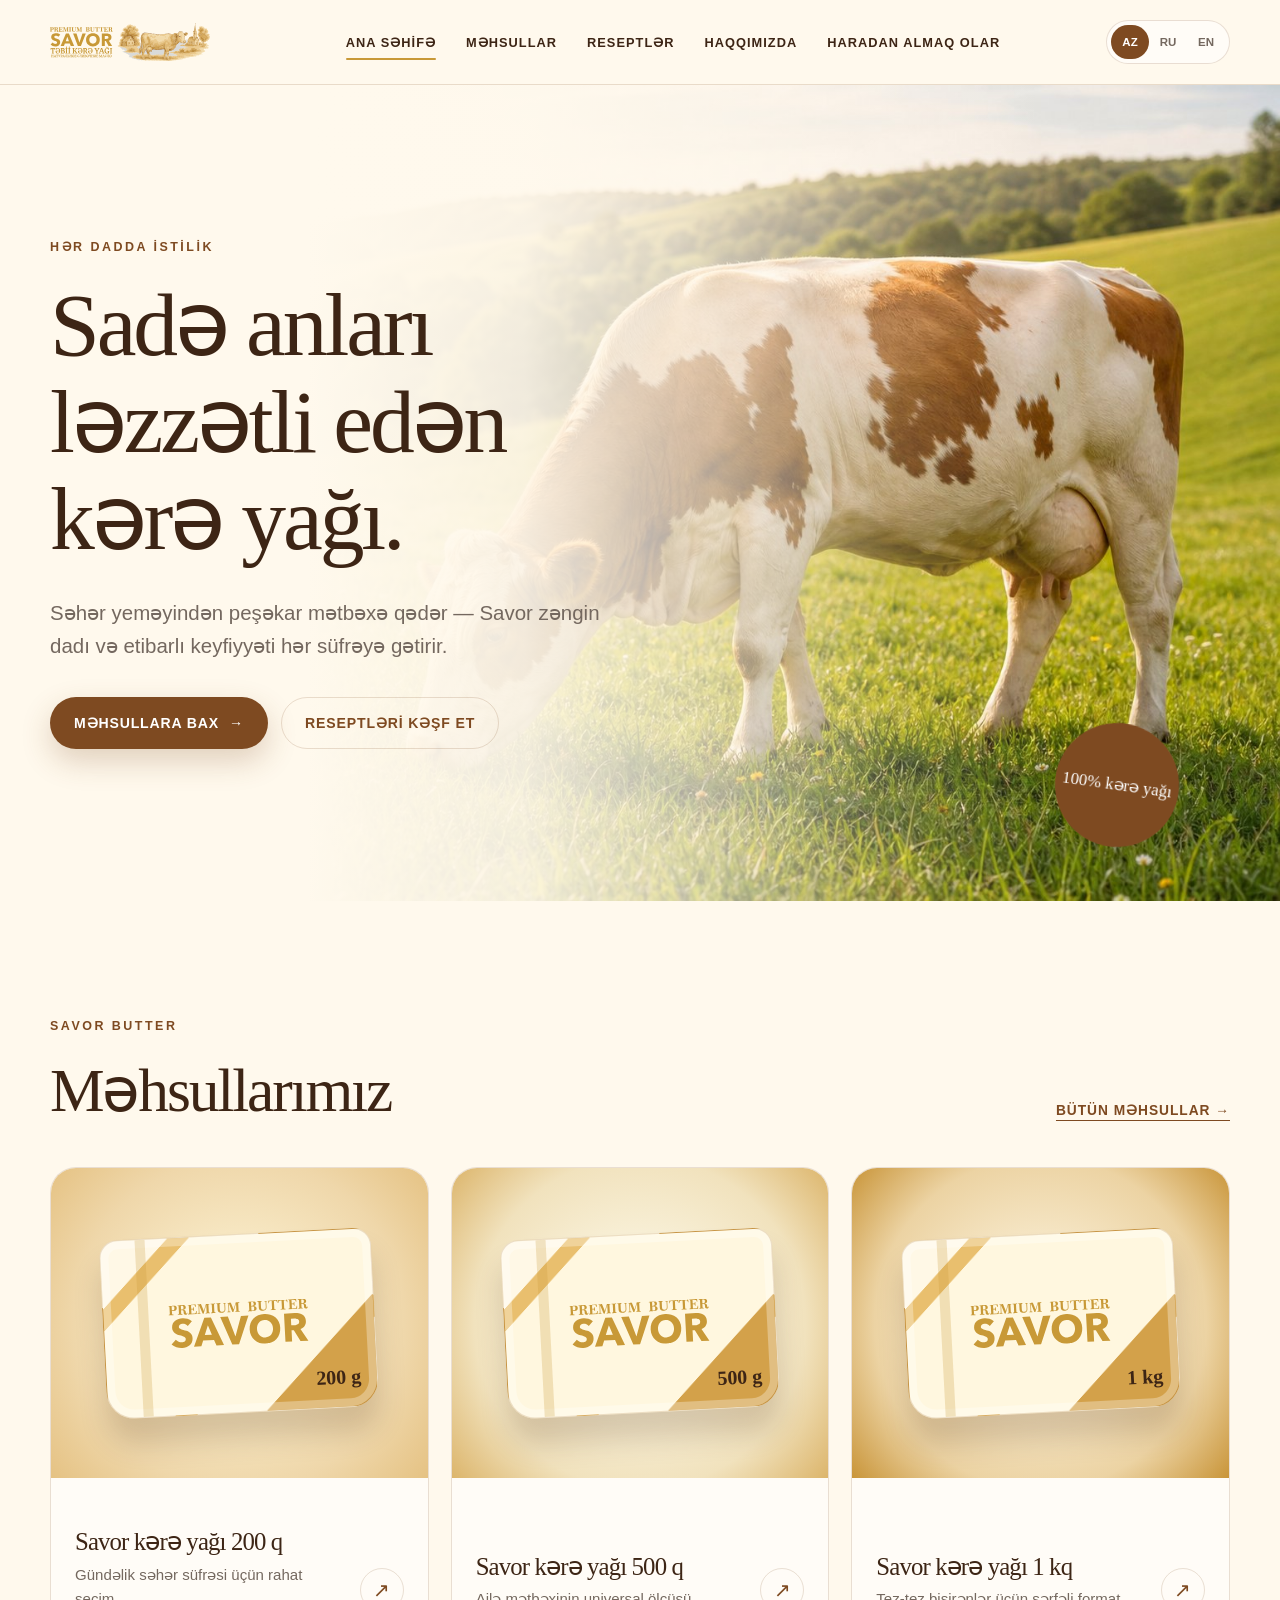
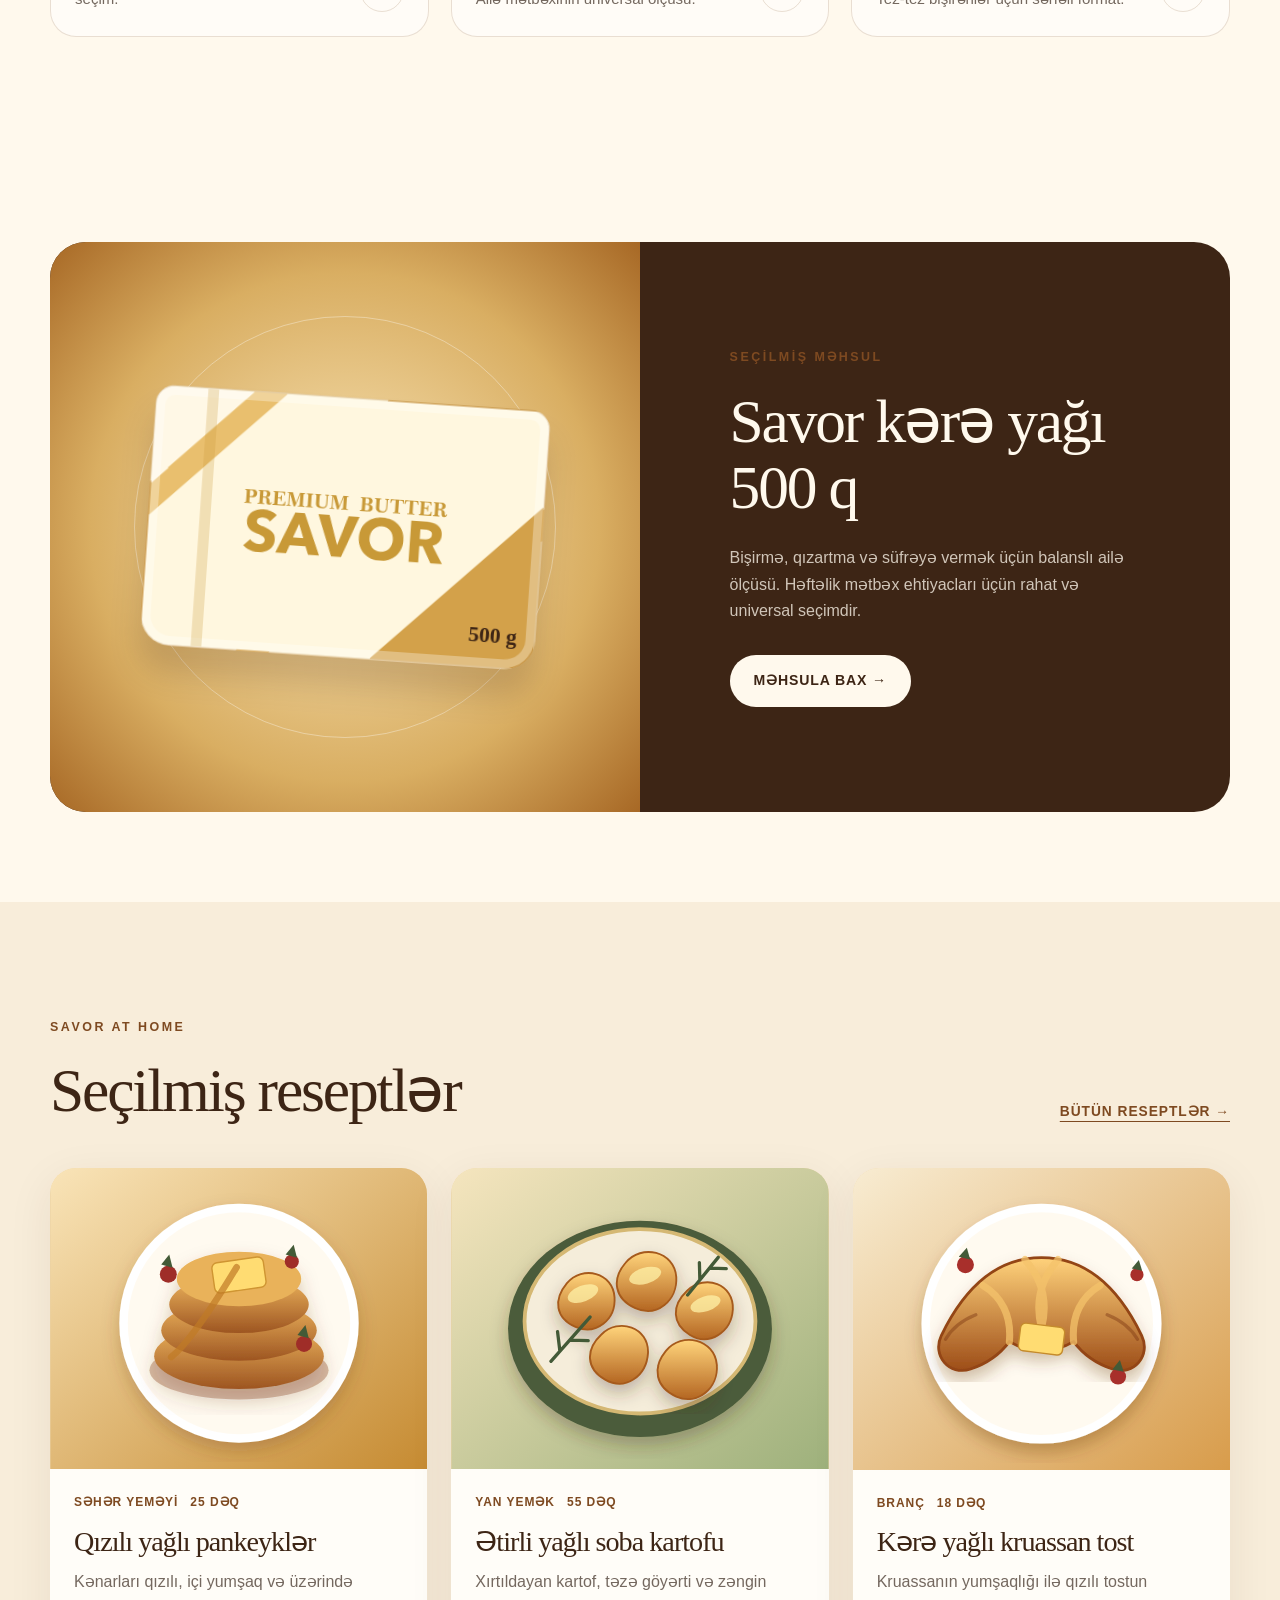
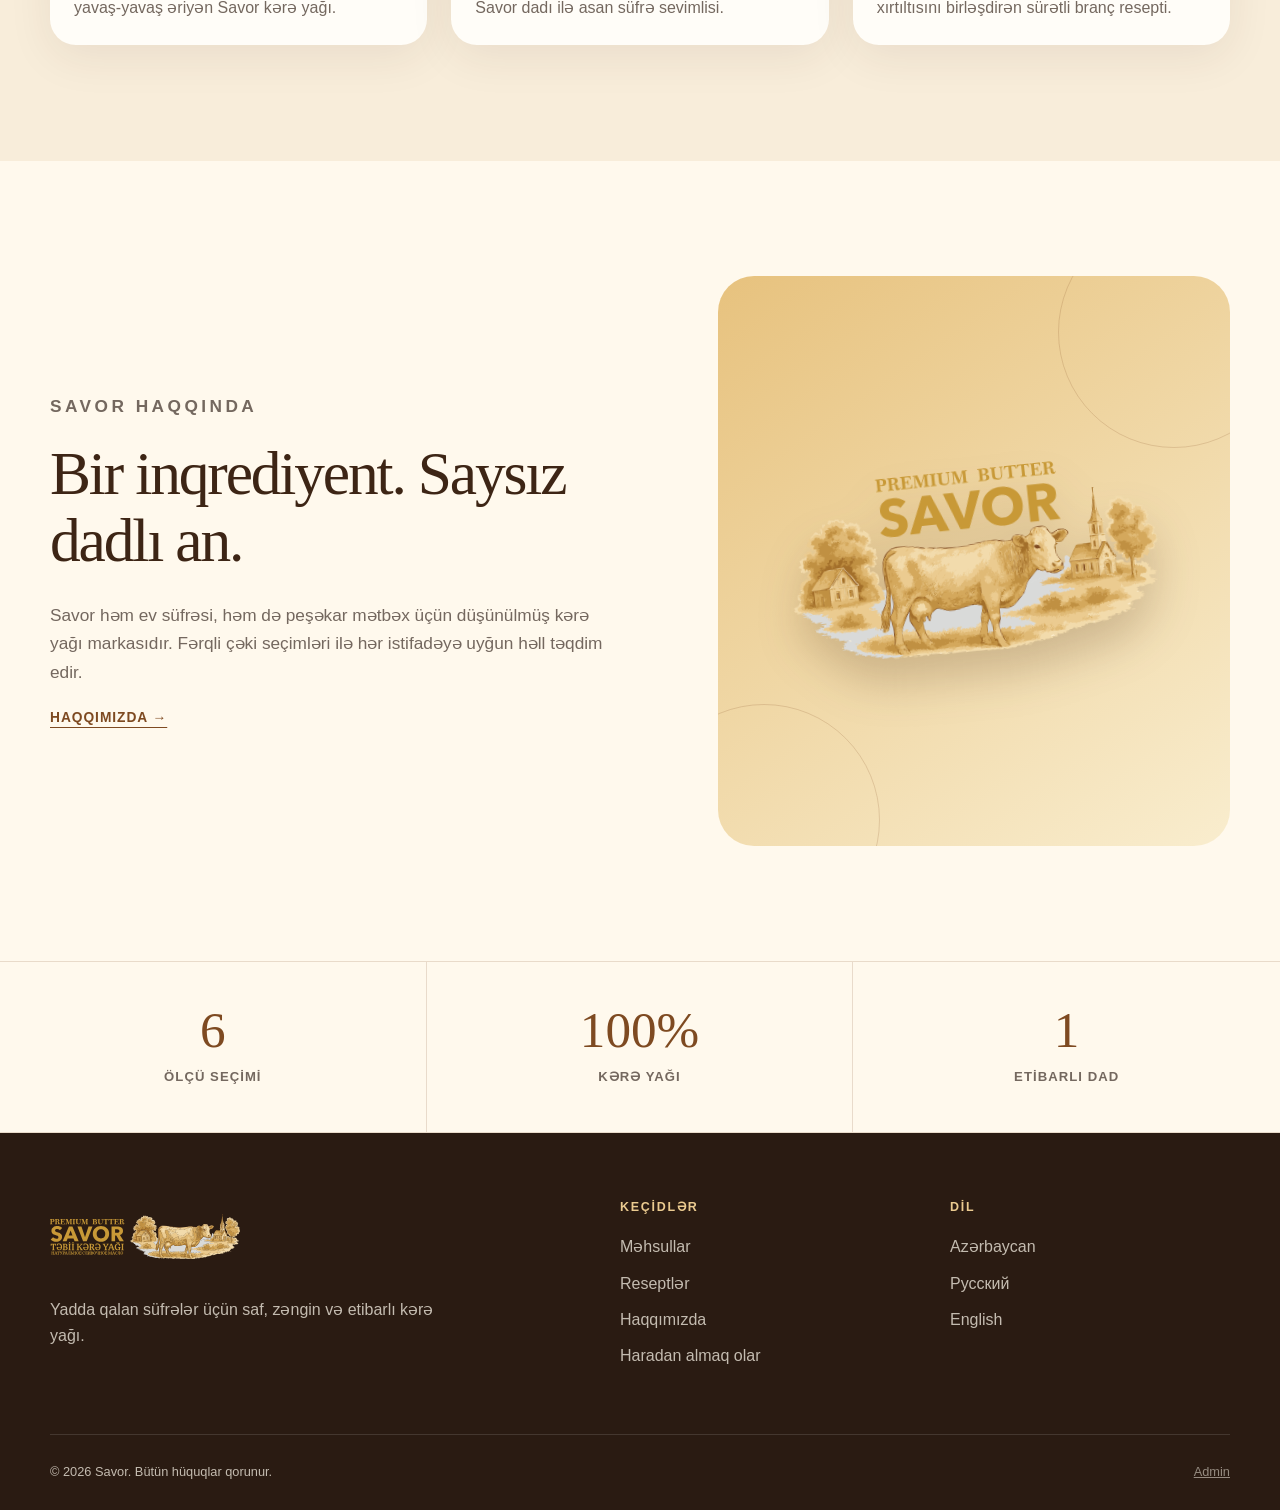
<file: index.html>
<!doctype html>
<html lang="az">
<head>
  <meta charset="utf-8">
  <meta name="viewport" content="width=device-width,initial-scale=1">
  <title>Savor</title>
  <meta http-equiv="refresh" content="0; url=./savor-site/index.html">
  <script>
    location.replace('./savor-site/index.html' + location.search + location.hash);
  </script>
</head>
<body>
  <p><a href="./savor-site/index.html">Savor saytını açın / Open Savor website</a></p>
</body>
</html>
</file>
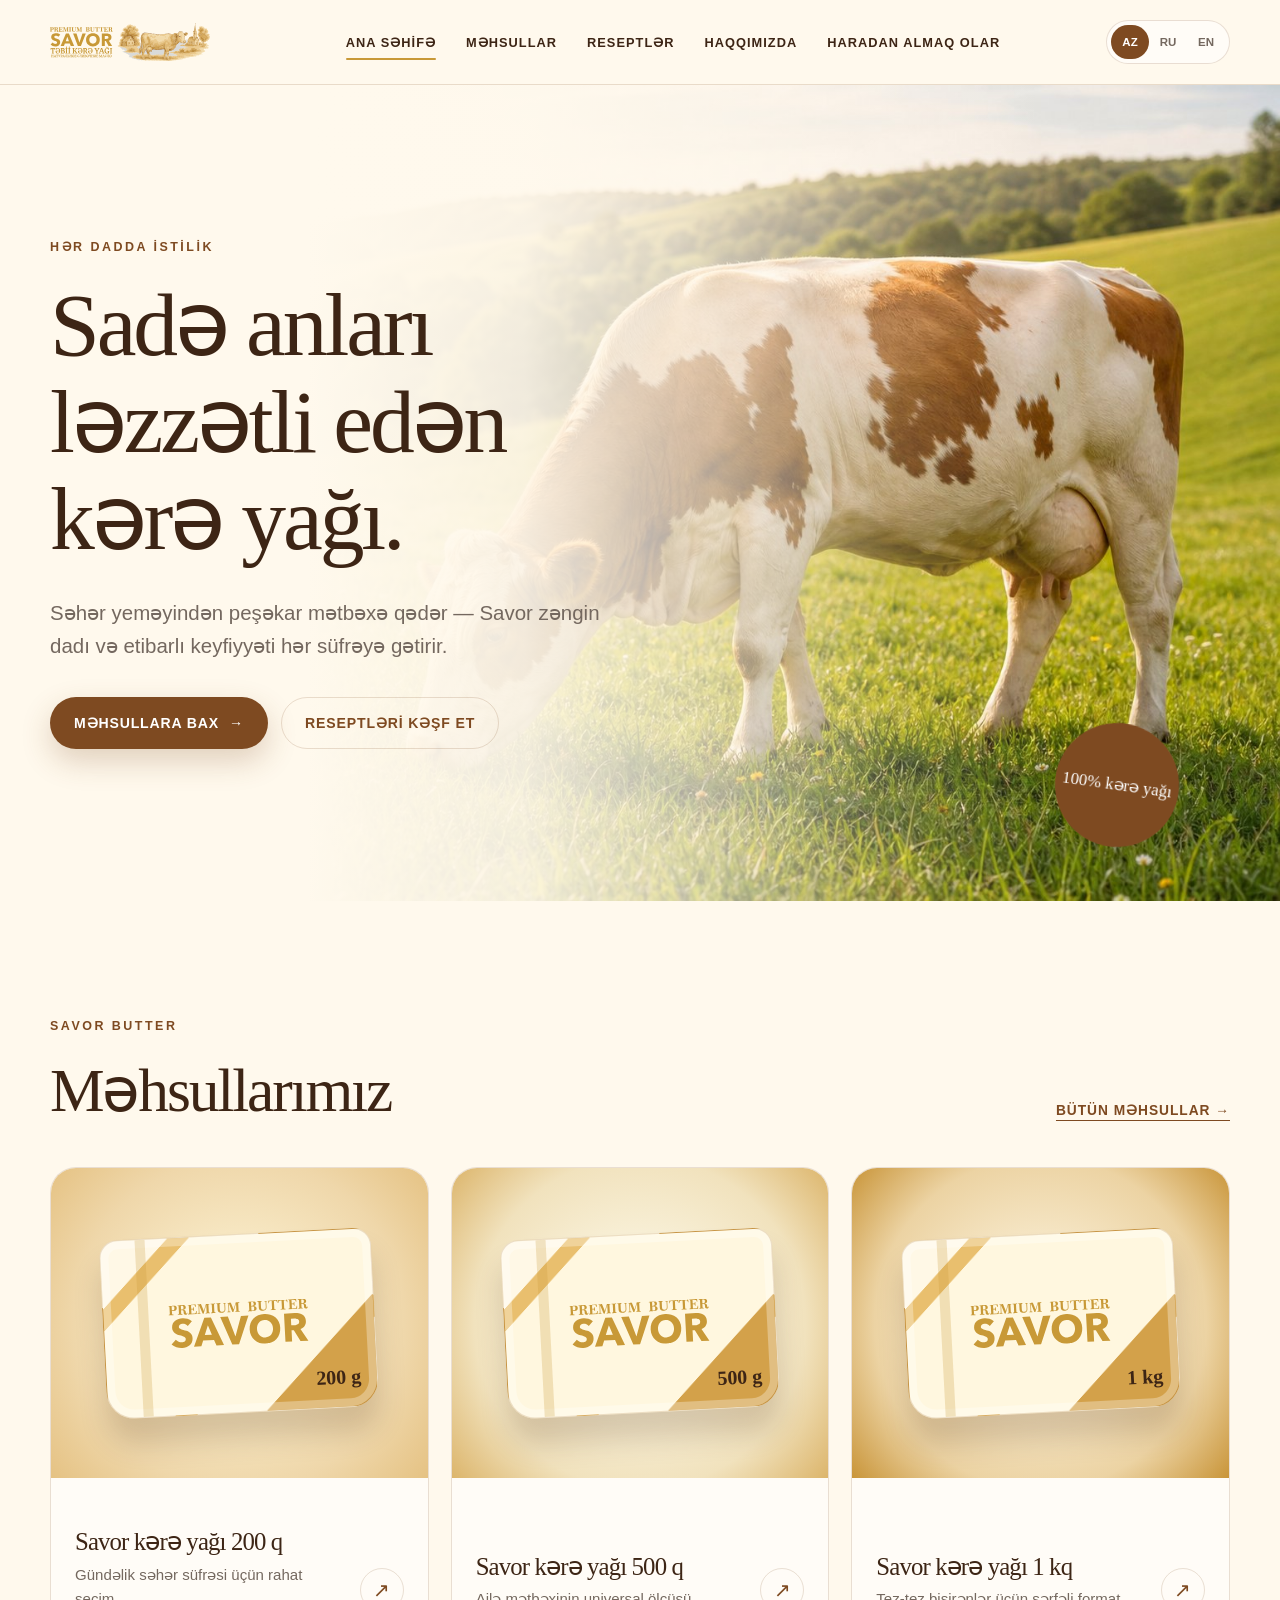
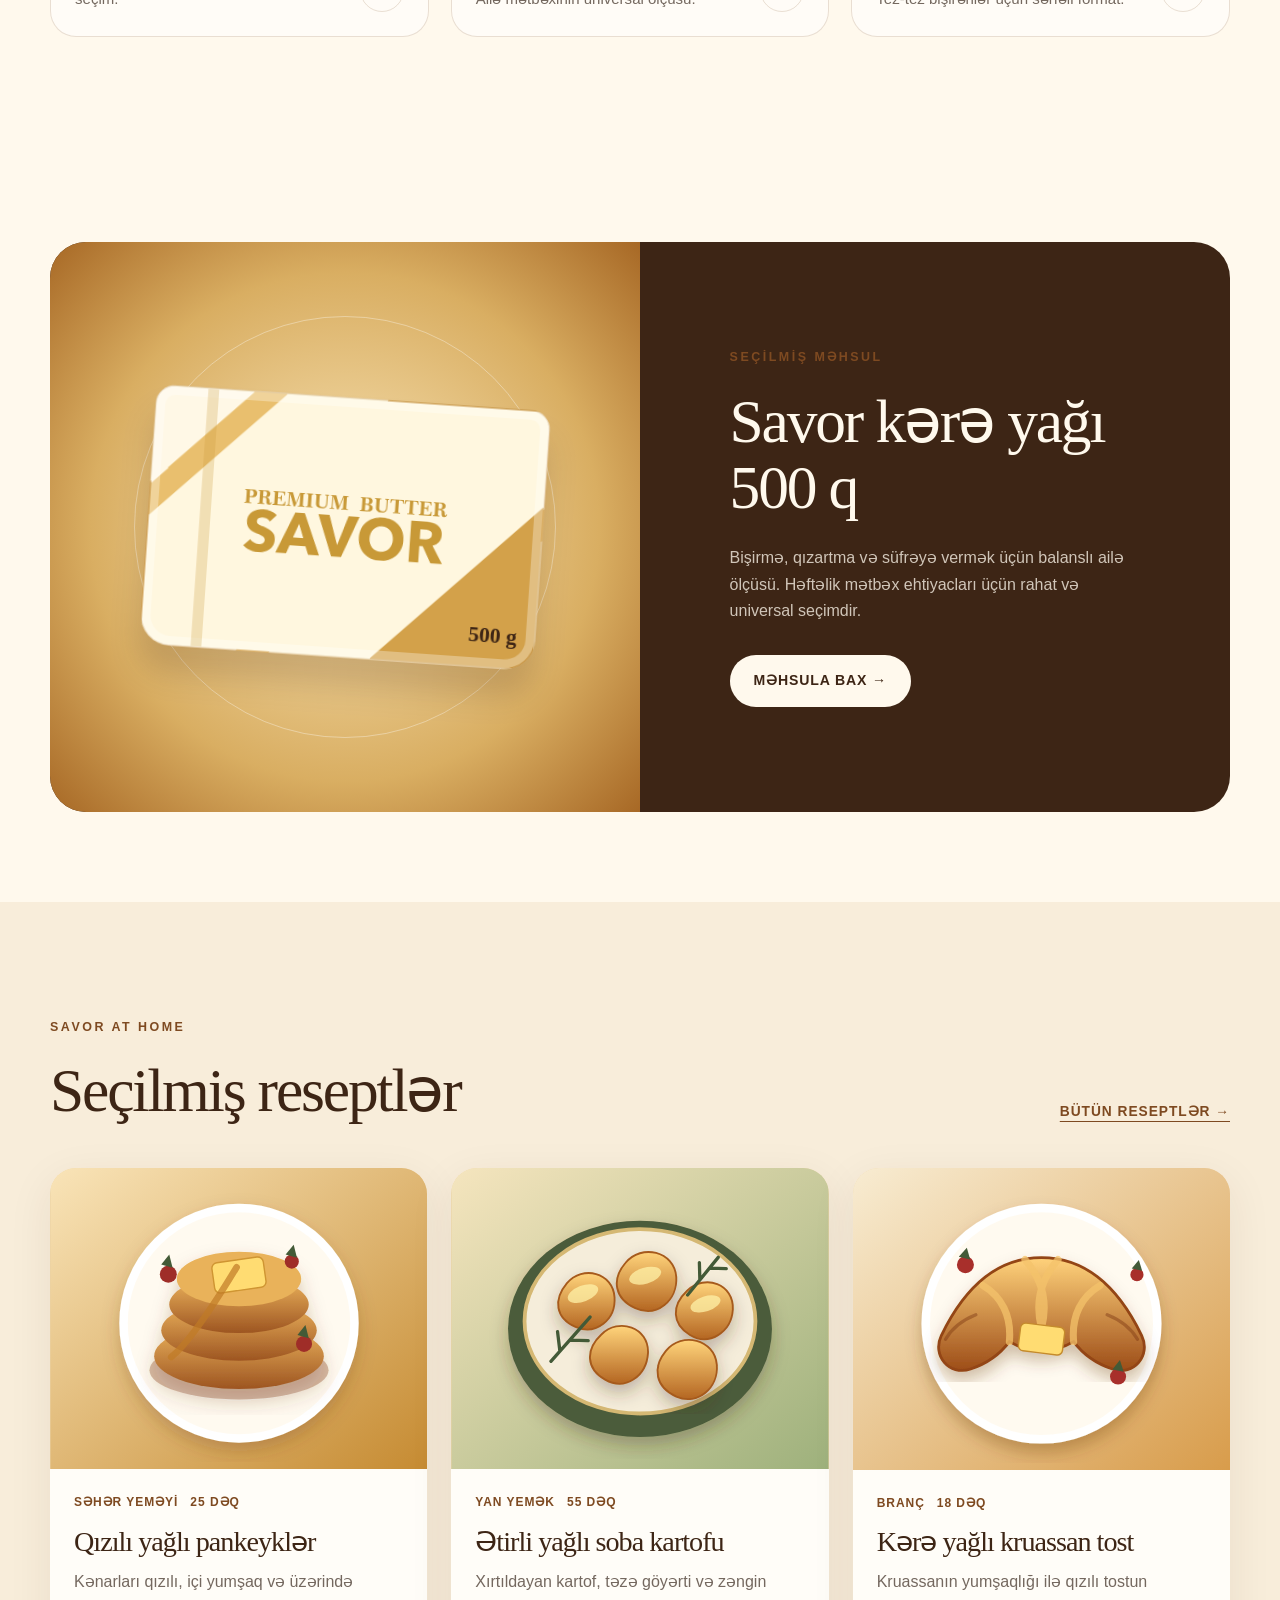
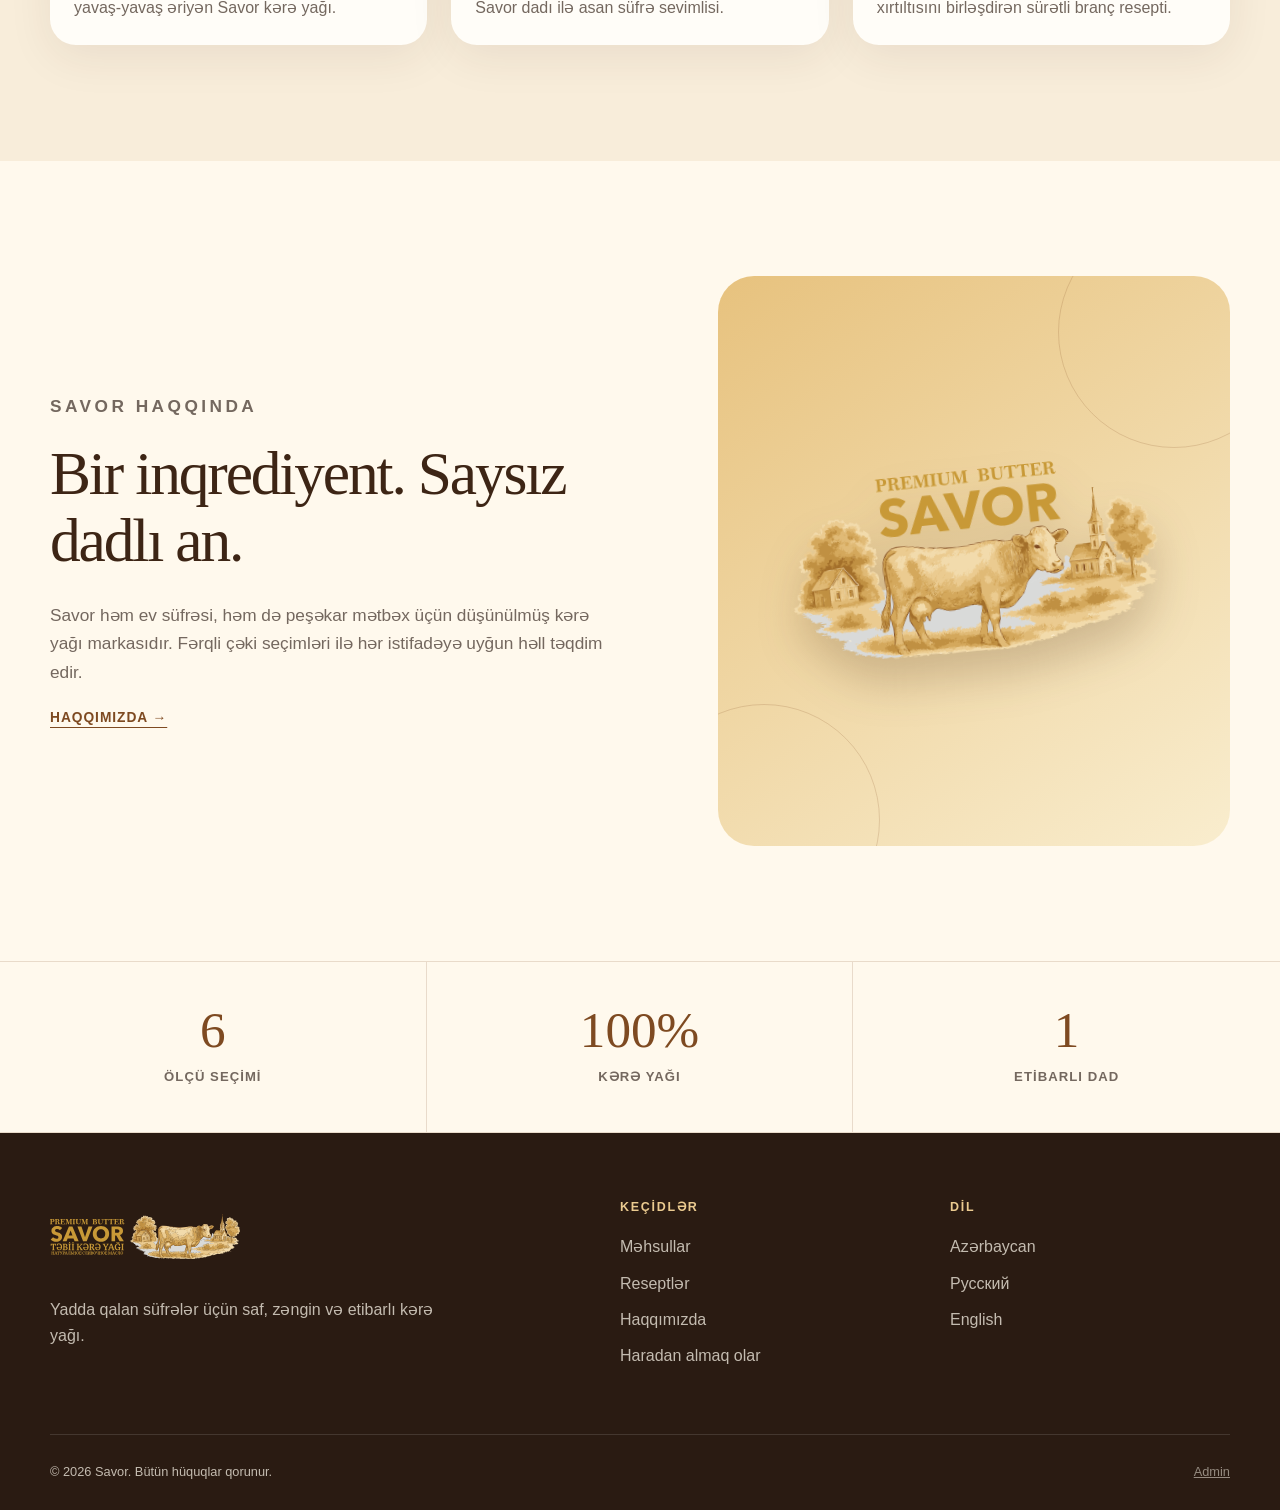
<file: savor-site/index.html>
<!doctype html>
<html lang="az">
  <head>
    <meta charset="utf-8" />
    <meta name="viewport" content="width=device-width, initial-scale=1" />
    <meta name="theme-color" content="#7e4a21" />
    <meta name="description" content="Savor butter — made for memorable tables." />
    <title>Savor Butter</title>
    <link rel="icon" href="assets/savor-logo-main.svg" type="image/svg+xml" />
    <link rel="stylesheet" href="styles.css?v=3" />
    <script src="cms-local.js?v=1"></script>
    <script src="app.js?v=4" defer></script>
  </head>
  <body data-page="home">
    <a class="skip-link" href="#main">Skip to content</a>
    <div id="site-header"></div>
    <main id="main" tabindex="-1"></main>
    <div id="site-footer"></div>
  </body>
</html>
</file>
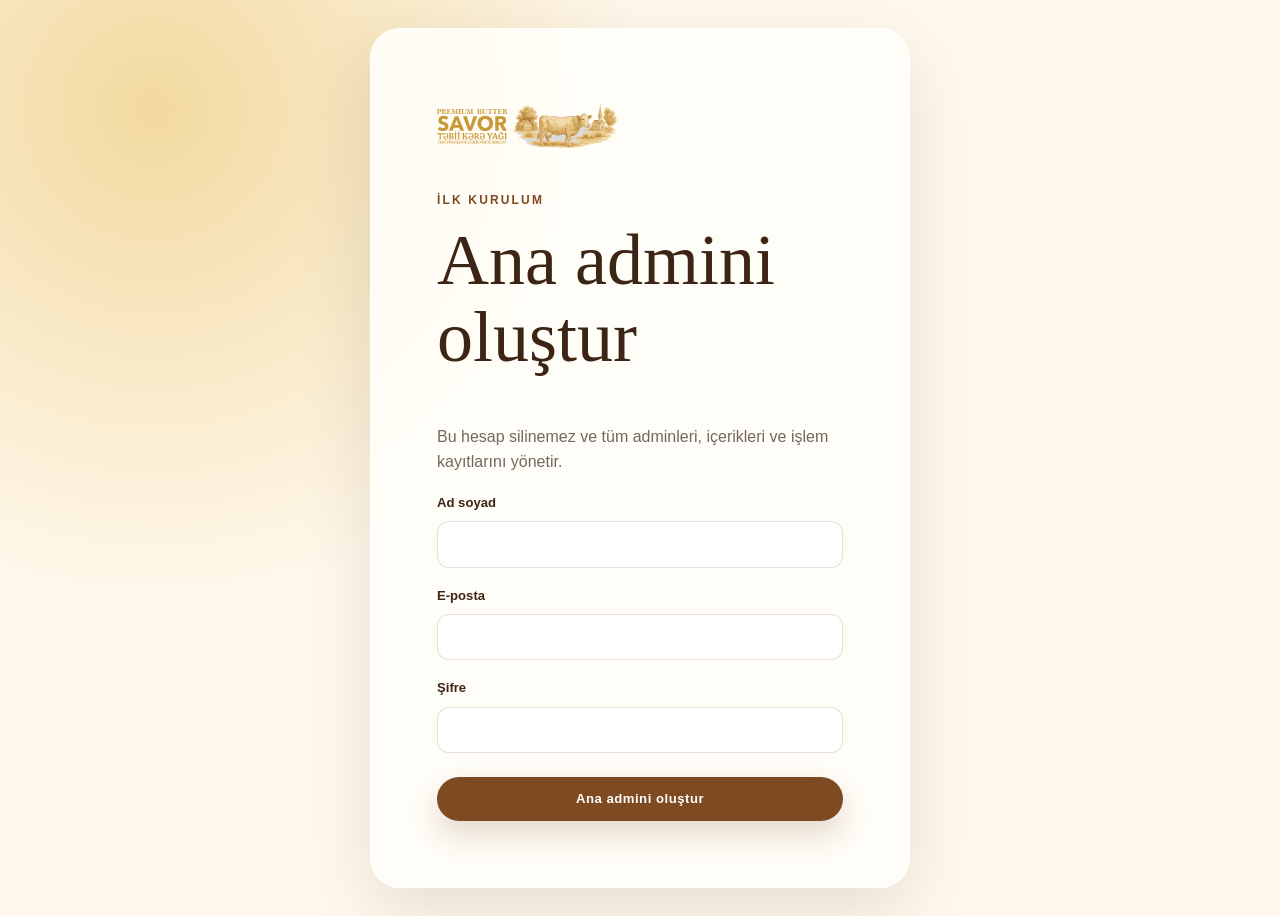
<file: savor-site/admin/index.html>
<!doctype html>
<html lang="tr">
  <head>
    <meta charset="utf-8" />
    <meta name="viewport" content="width=device-width, initial-scale=1" />
    <meta name="robots" content="noindex,nofollow" />
    <title>Savor Admin</title>
    <link rel="icon" href="../assets/savor-logo-main.svg" type="image/svg+xml" />
    <link rel="stylesheet" href="admin.css?v=1" />
    <script src="vendor/cropper.min.js"></script>
    <script src="../cms-local.js?v=1"></script>
    <script src="admin.js?v=1" defer></script>
  </head>
  <body>
    <div id="loading-screen" class="center-screen">
      <img src="../assets/savor-logo-long.svg" alt="Savor" />
      <p>Admin paneli hazırlanıyor…</p>
    </div>

    <main id="setup-screen" class="center-screen" hidden>
      <form id="setup-form" class="auth-card">
        <a href="../index.html"><img class="auth-logo" src="../assets/savor-logo-long.svg" alt="Savor" /></a>
        <p class="eyebrow">İLK KURULUM</p>
        <h1>Ana admini oluştur</h1>
        <p class="helper">Bu hesap silinemez ve tüm adminleri, içerikleri ve işlem kayıtlarını yönetir.</p>
        <label>Ad soyad<input name="name" required autocomplete="name" /></label>
        <label>E-posta<input name="email" type="email" required autocomplete="email" /></label>
        <label>Şifre<input name="password" type="password" minlength="6" required autocomplete="new-password" /></label>
        <button class="button primary" type="submit">Ana admini oluştur</button>
      </form>
    </main>

    <main id="login-screen" class="center-screen" hidden>
      <form id="login-form" class="auth-card">
        <a href="../index.html"><img class="auth-logo" src="../assets/savor-logo-long.svg" alt="Savor" /></a>
        <p class="eyebrow">SAVOR CONTENT STUDIO</p>
        <h1>Admin girişi</h1>
        <label>E-posta<input name="email" type="email" required autocomplete="username" /></label>
        <label>Şifre<input name="password" type="password" required autocomplete="current-password" /></label>
        <button class="button primary" type="submit">Giriş yap</button>
        <a class="back-link" href="../index.html">← Siteye dön</a>
      </form>
    </main>

    <div id="admin-app" class="admin-layout" hidden>
      <aside class="sidebar">
        <a class="sidebar-brand" href="../index.html"><img src="../assets/savor-logo-long.svg" alt="Savor" /></a>
        <nav aria-label="Admin bölümleri">
          <button class="nav-button active" data-section="site">Ana sayfa ve metinler</button>
          <button class="nav-button" data-section="products">Ürünler</button>
          <button class="nav-button" data-section="recipes">Tarifler</button>
          <button class="nav-button" data-section="admins">Adminler</button>
          <button class="nav-button" data-section="logs">İşlem kayıtları</button>
          <button class="nav-button" data-section="backup">İçe / dışa aktar</button>
        </nav>
        <div class="sidebar-user">
          <strong id="current-user-name"></strong>
          <span id="current-user-role"></span>
          <button id="logout-button" class="text-button" type="button">Çıkış yap</button>
        </div>
      </aside>

      <header class="mobile-header">
        <img src="../assets/savor-logo-long.svg" alt="Savor" />
        <button id="menu-button" type="button" aria-label="Menüyü aç">☰</button>
      </header>

      <main class="workspace">
        <div id="panel"></div>
      </main>
    </div>

    <input id="image-file" type="file" accept="image/*" hidden />
    <input id="backup-file" type="file" accept="application/json,.json" hidden />

    <dialog id="crop-dialog" class="crop-dialog">
      <div class="dialog-head">
        <div><p class="eyebrow">GÖRSEL DÜZENLE</p><h2>Kırp ve yerleştir</h2></div>
        <button class="icon-button" id="crop-close" type="button" aria-label="Kapat">×</button>
      </div>
      <div id="crop-stage" class="crop-stage"><img id="crop-source" alt="Kırpılacak görsel" /></div>
      <div class="crop-controls">
        <label>Oran
          <select id="crop-ratio">
            <option value="free">Serbest</option>
            <option value="1.7777777778">16:9</option>
            <option value="1.3333333333">4:3</option>
            <option value="1">1:1</option>
          </select>
        </label>
        <button type="button" data-crop-action="rotate-left">↶ Sola döndür</button>
        <button type="button" data-crop-action="rotate-right">↷ Sağa döndür</button>
        <button type="button" data-crop-action="zoom-in">＋ Yaklaştır</button>
        <button type="button" data-crop-action="zoom-out">－ Uzaklaştır</button>
        <button type="button" data-crop-action="flip-x">⇋ Yatay çevir</button>
      </div>
      <div class="dialog-actions">
        <button id="crop-cancel" class="button secondary" type="button">Vazgeç</button>
        <button id="crop-apply" class="button primary" type="button">Görseli kullan</button>
      </div>
    </dialog>

    <div id="toast" class="toast" role="status" aria-live="polite"></div>
  </body>
</html>
</file>
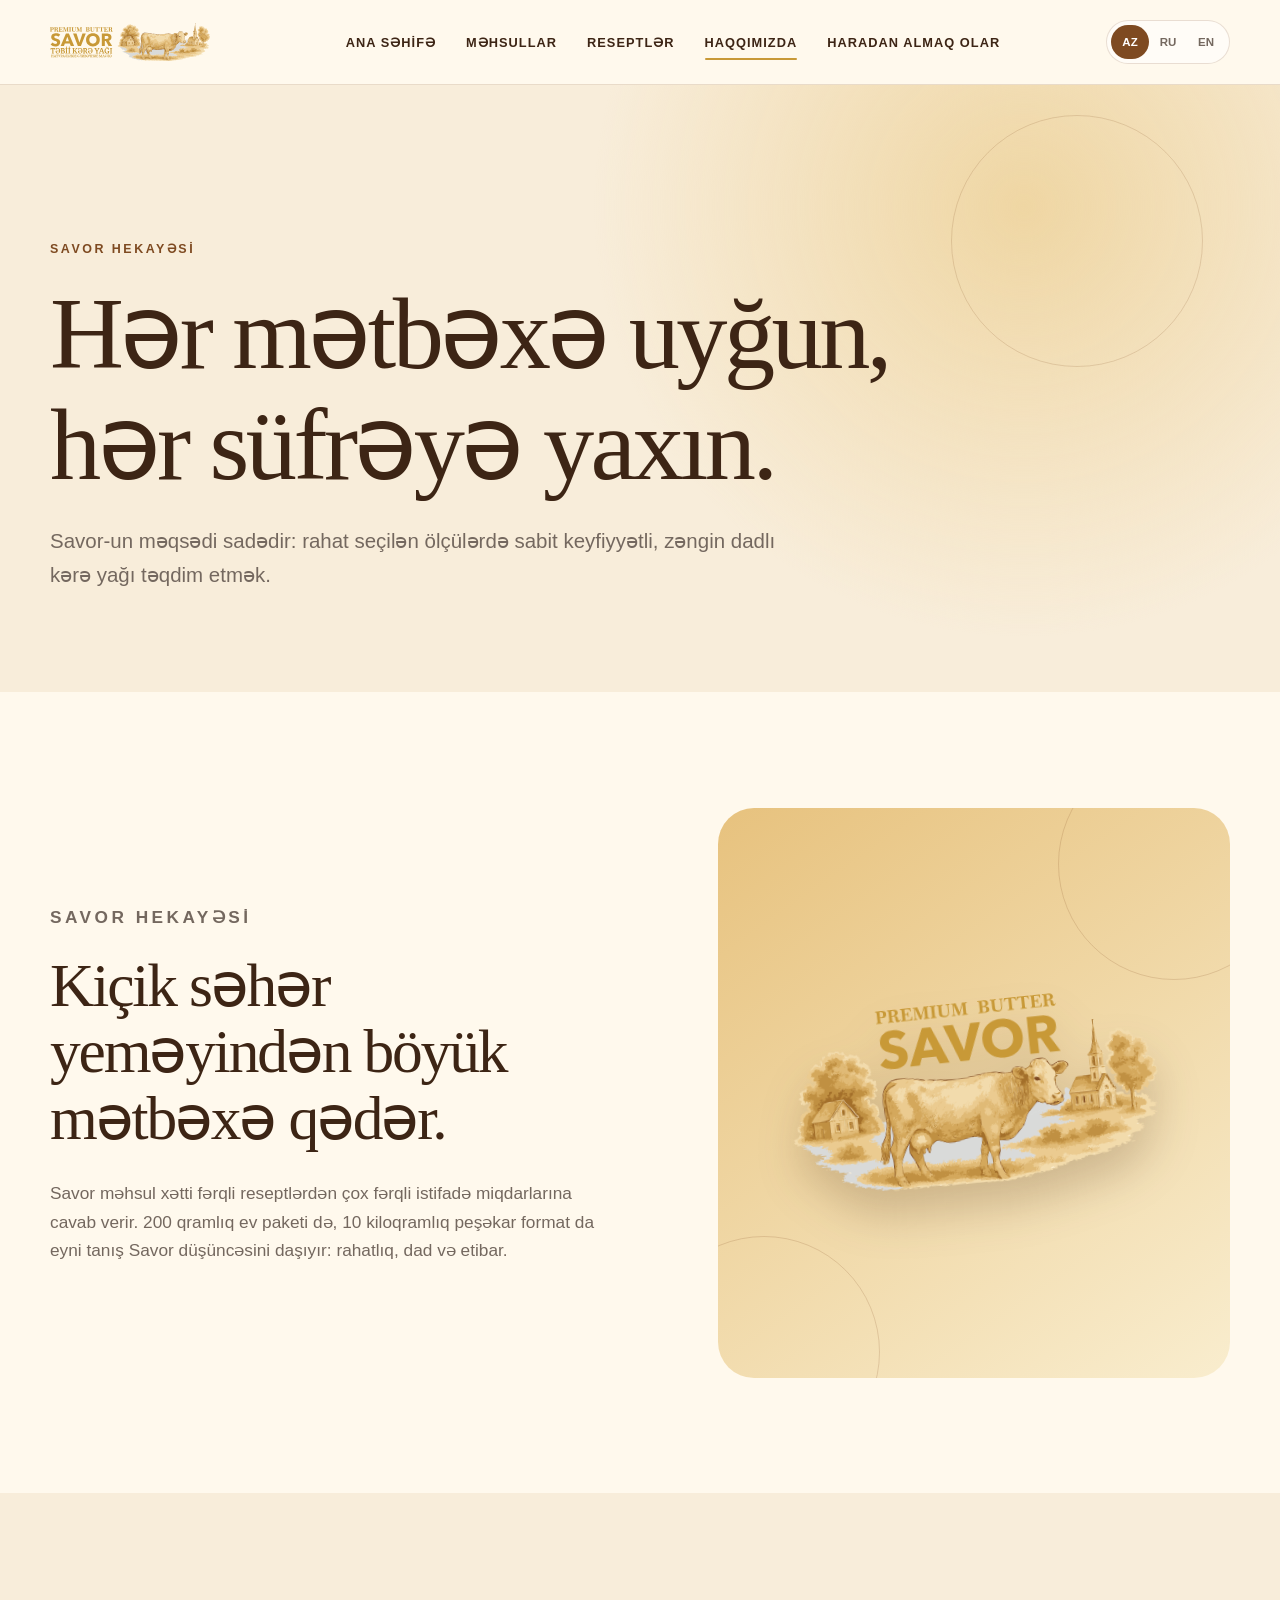
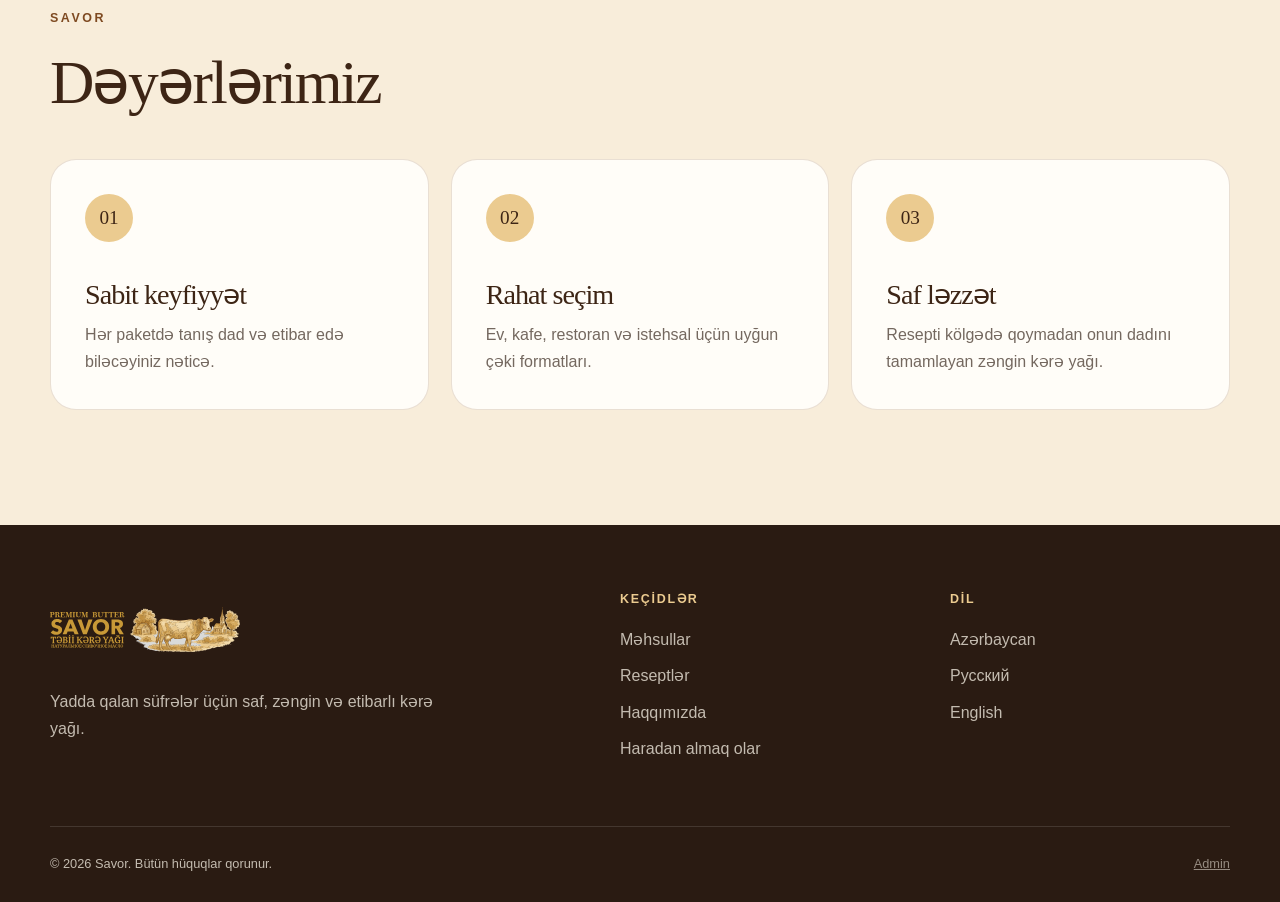
<file: savor-site/about.html>
<!doctype html>
<html lang="az"><head><meta charset="utf-8" /><meta name="viewport" content="width=device-width, initial-scale=1" /><meta name="theme-color" content="#7e4a21" /><title>Savor — About us</title><link rel="icon" href="assets/savor-logo-main.svg" type="image/svg+xml" /><link rel="stylesheet" href="styles.css" /><script src="cms-local.js?v=1"></script><script src="app.js?v=4" defer></script></head>
<body data-page="about"><a class="skip-link" href="#main">Skip to content</a><div id="site-header"></div><main id="main" tabindex="-1"></main><div id="site-footer"></div></body></html>
</file>
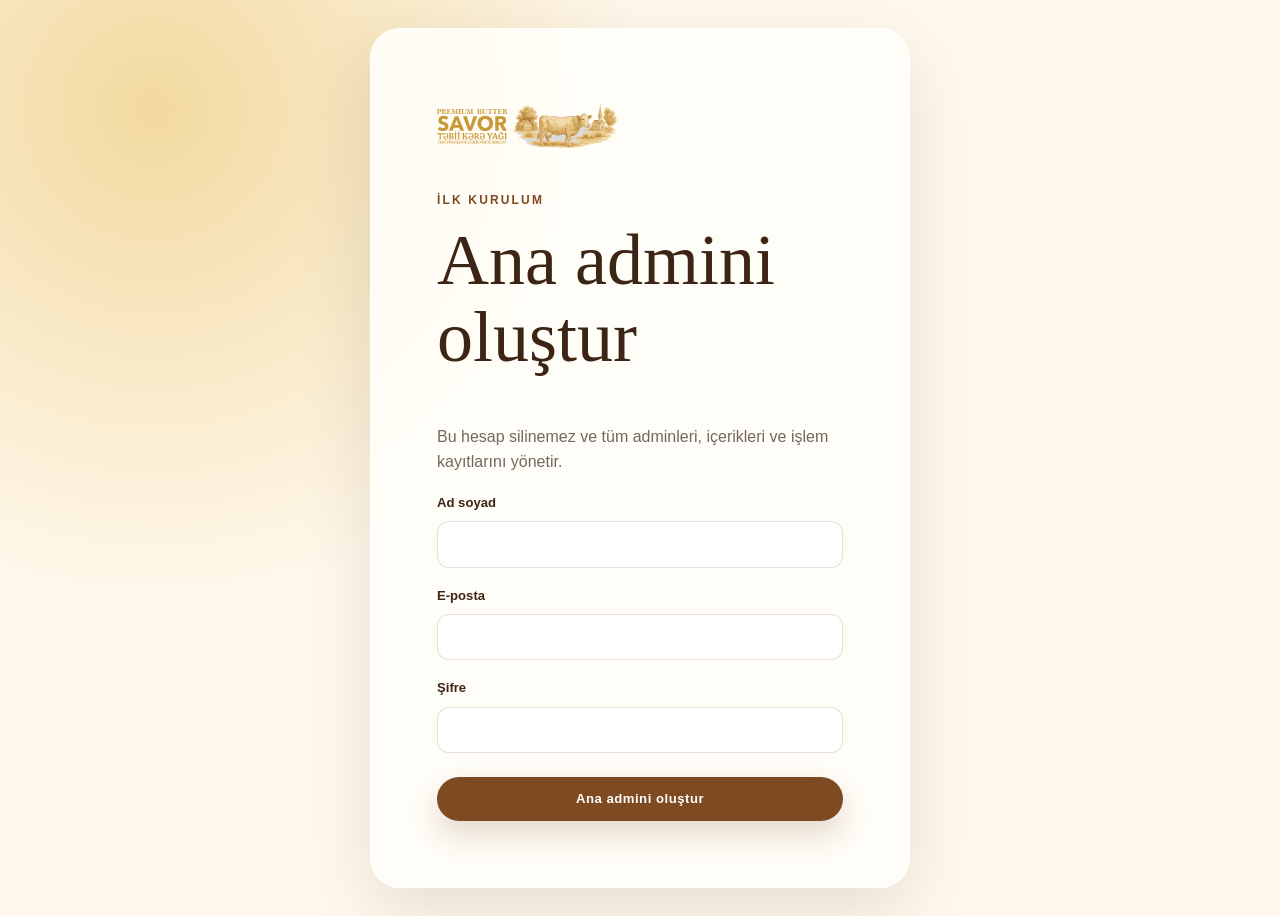
<file: savor-site/admin.html>
<!doctype html>
<html lang="tr">
  <head>
    <meta charset="utf-8" />
    <meta name="viewport" content="width=device-width, initial-scale=1" />
    <meta name="robots" content="noindex" />
    <meta http-equiv="refresh" content="0; url=admin/" />
    <title>Savor — Admin</title>
    <script>location.replace("admin/");</script>
  </head>
  <body><a href="admin/">Admin panelini aç</a></body>
</html>
</file>
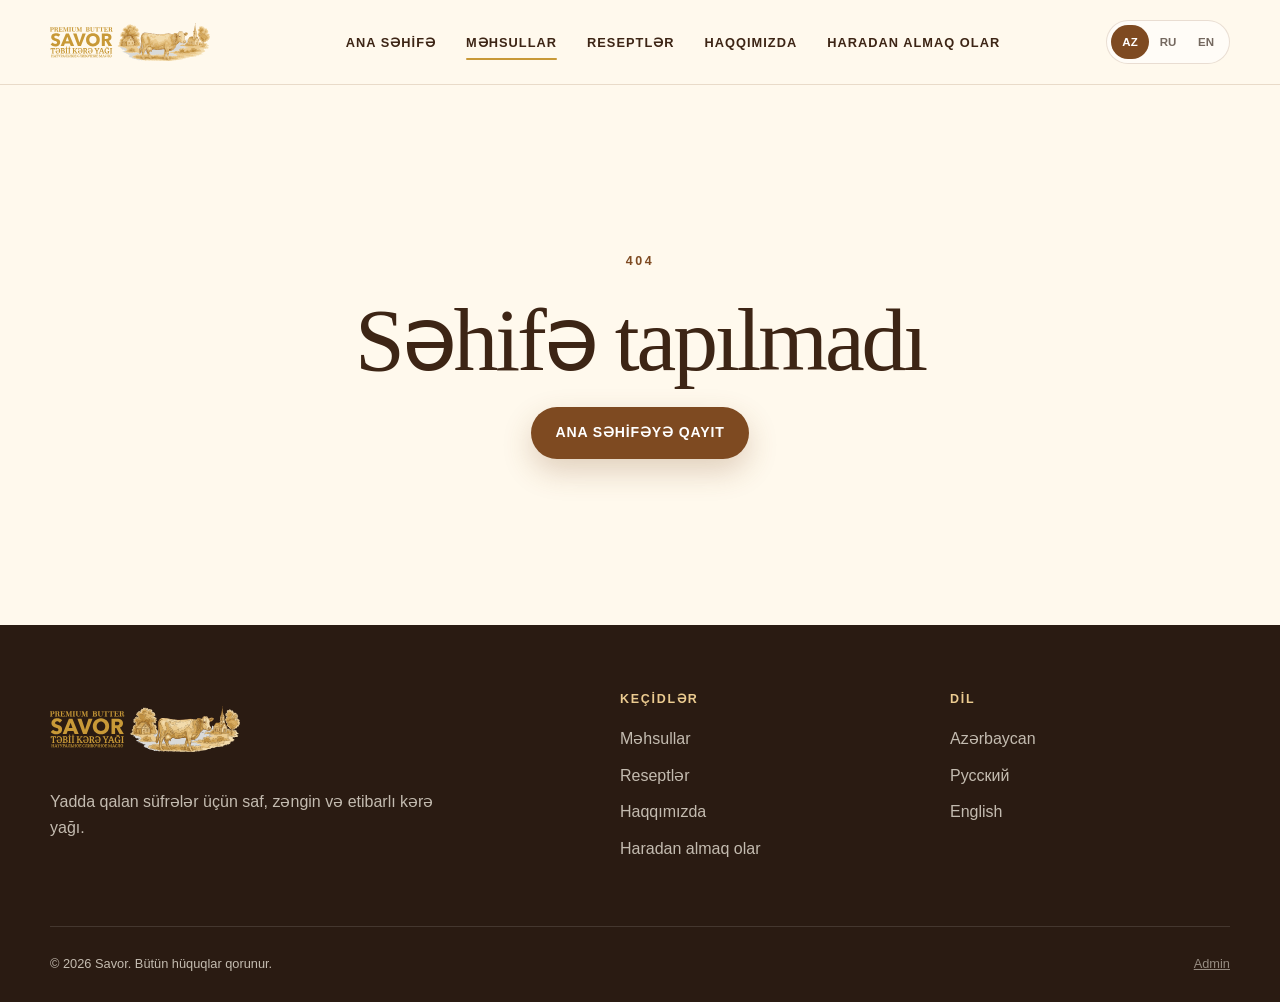
<file: savor-site/product.html>
<!doctype html>
<html lang="az"><head><meta charset="utf-8" /><meta name="viewport" content="width=device-width, initial-scale=1" /><meta name="theme-color" content="#7e4a21" /><title>Savor — Product</title><link rel="icon" href="assets/savor-logo-main.svg" type="image/svg+xml" /><link rel="stylesheet" href="styles.css" /><script src="cms-local.js?v=1"></script><script src="app.js?v=4" defer></script></head>
<body data-page="product"><a class="skip-link" href="#main">Skip to content</a><div id="site-header"></div><main id="main" tabindex="-1"></main><div id="site-footer"></div></body></html>
</file>
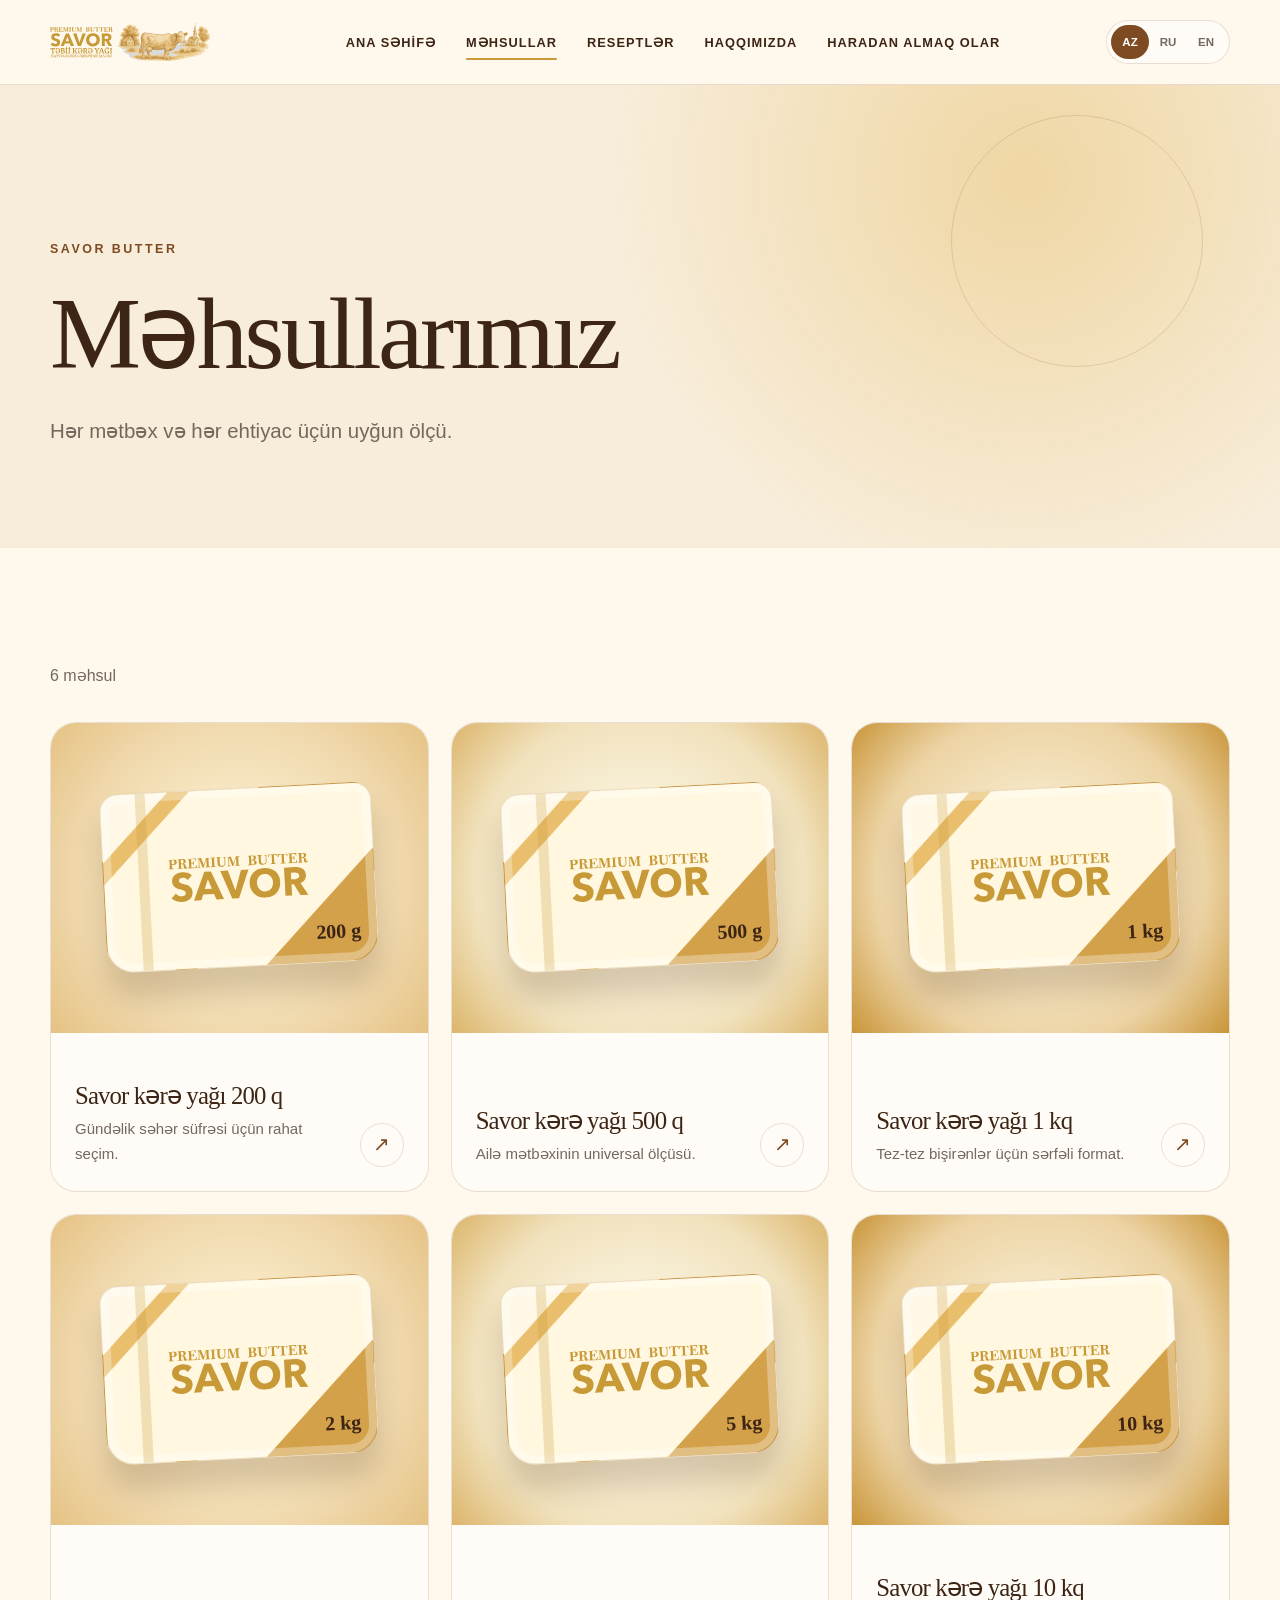
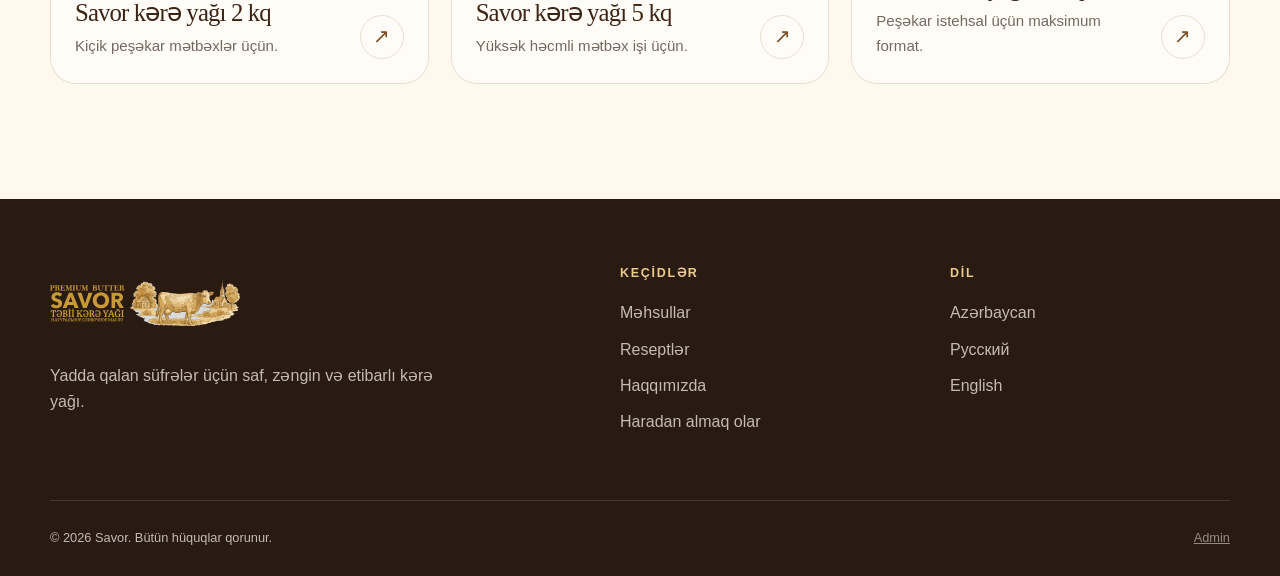
<file: savor-site/products.html>
<!doctype html>
<html lang="az"><head><meta charset="utf-8" /><meta name="viewport" content="width=device-width, initial-scale=1" /><meta name="theme-color" content="#7e4a21" /><title>Savor — Products</title><link rel="icon" href="assets/savor-logo-main.svg" type="image/svg+xml" /><link rel="stylesheet" href="styles.css" /><script src="cms-local.js?v=1"></script><script src="app.js?v=4" defer></script></head>
<body data-page="products"><a class="skip-link" href="#main">Skip to content</a><div id="site-header"></div><main id="main" tabindex="-1"></main><div id="site-footer"></div></body></html>
</file>
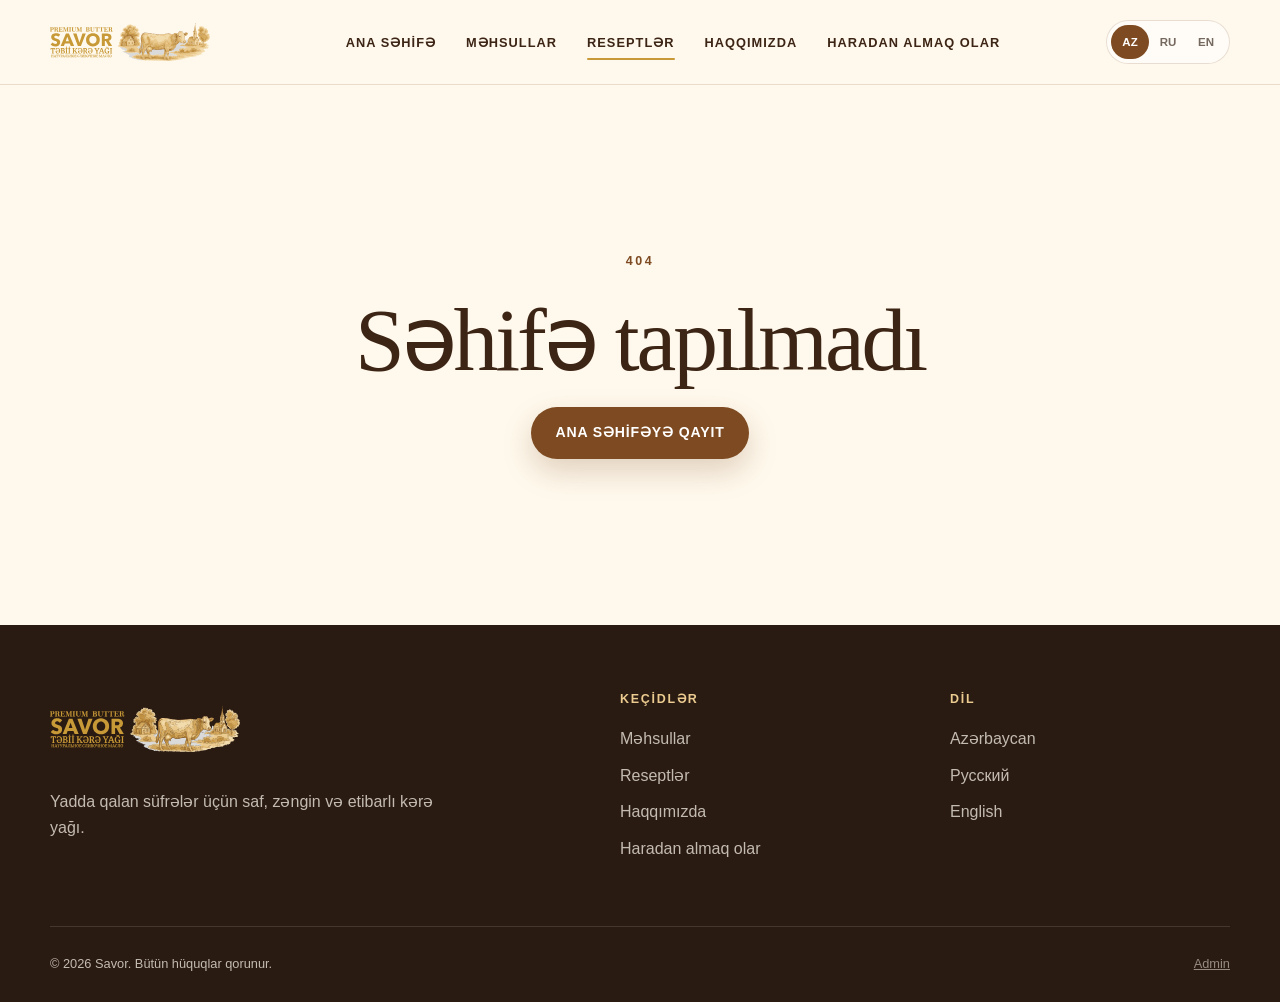
<file: savor-site/recipe.html>
<!doctype html>
<html lang="az"><head><meta charset="utf-8" /><meta name="viewport" content="width=device-width, initial-scale=1" /><meta name="theme-color" content="#7e4a21" /><title>Savor — Recipe</title><link rel="icon" href="assets/savor-logo-main.svg" type="image/svg+xml" /><link rel="stylesheet" href="styles.css" /><script src="cms-local.js?v=1"></script><script src="app.js?v=4" defer></script></head>
<body data-page="recipe"><a class="skip-link" href="#main">Skip to content</a><div id="site-header"></div><main id="main" tabindex="-1"></main><div id="site-footer"></div></body></html>
</file>
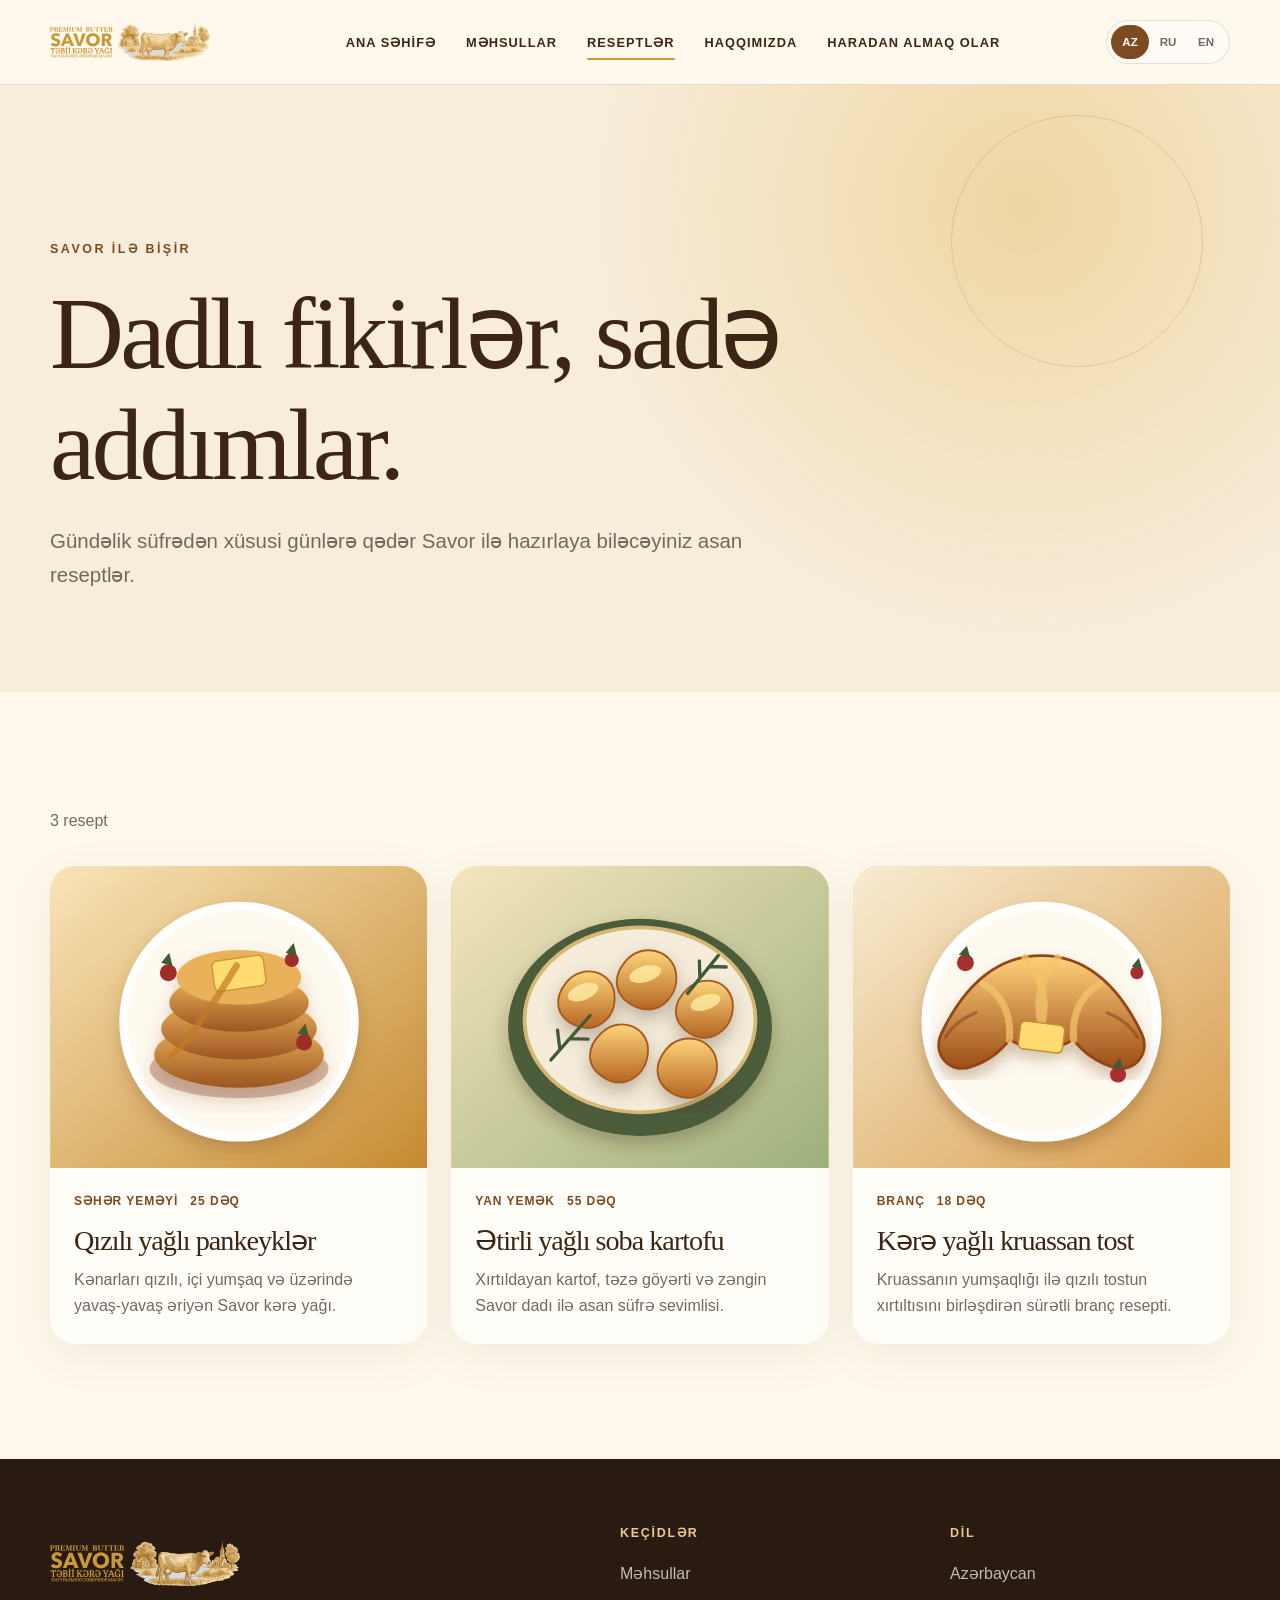
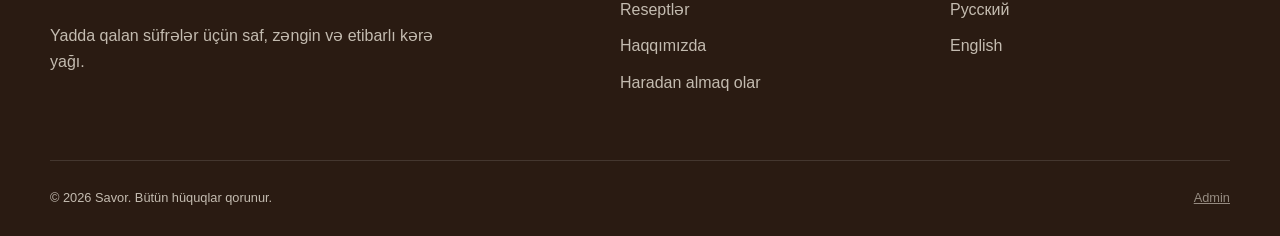
<file: savor-site/recipes.html>
<!doctype html>
<html lang="az"><head><meta charset="utf-8" /><meta name="viewport" content="width=device-width, initial-scale=1" /><meta name="theme-color" content="#7e4a21" /><title>Savor — Recipes</title><link rel="icon" href="assets/savor-logo-main.svg" type="image/svg+xml" /><link rel="stylesheet" href="styles.css" /><script src="cms-local.js?v=1"></script><script src="app.js?v=4" defer></script></head>
<body data-page="recipes"><a class="skip-link" href="#main">Skip to content</a><div id="site-header"></div><main id="main" tabindex="-1"></main><div id="site-footer"></div></body></html>
</file>
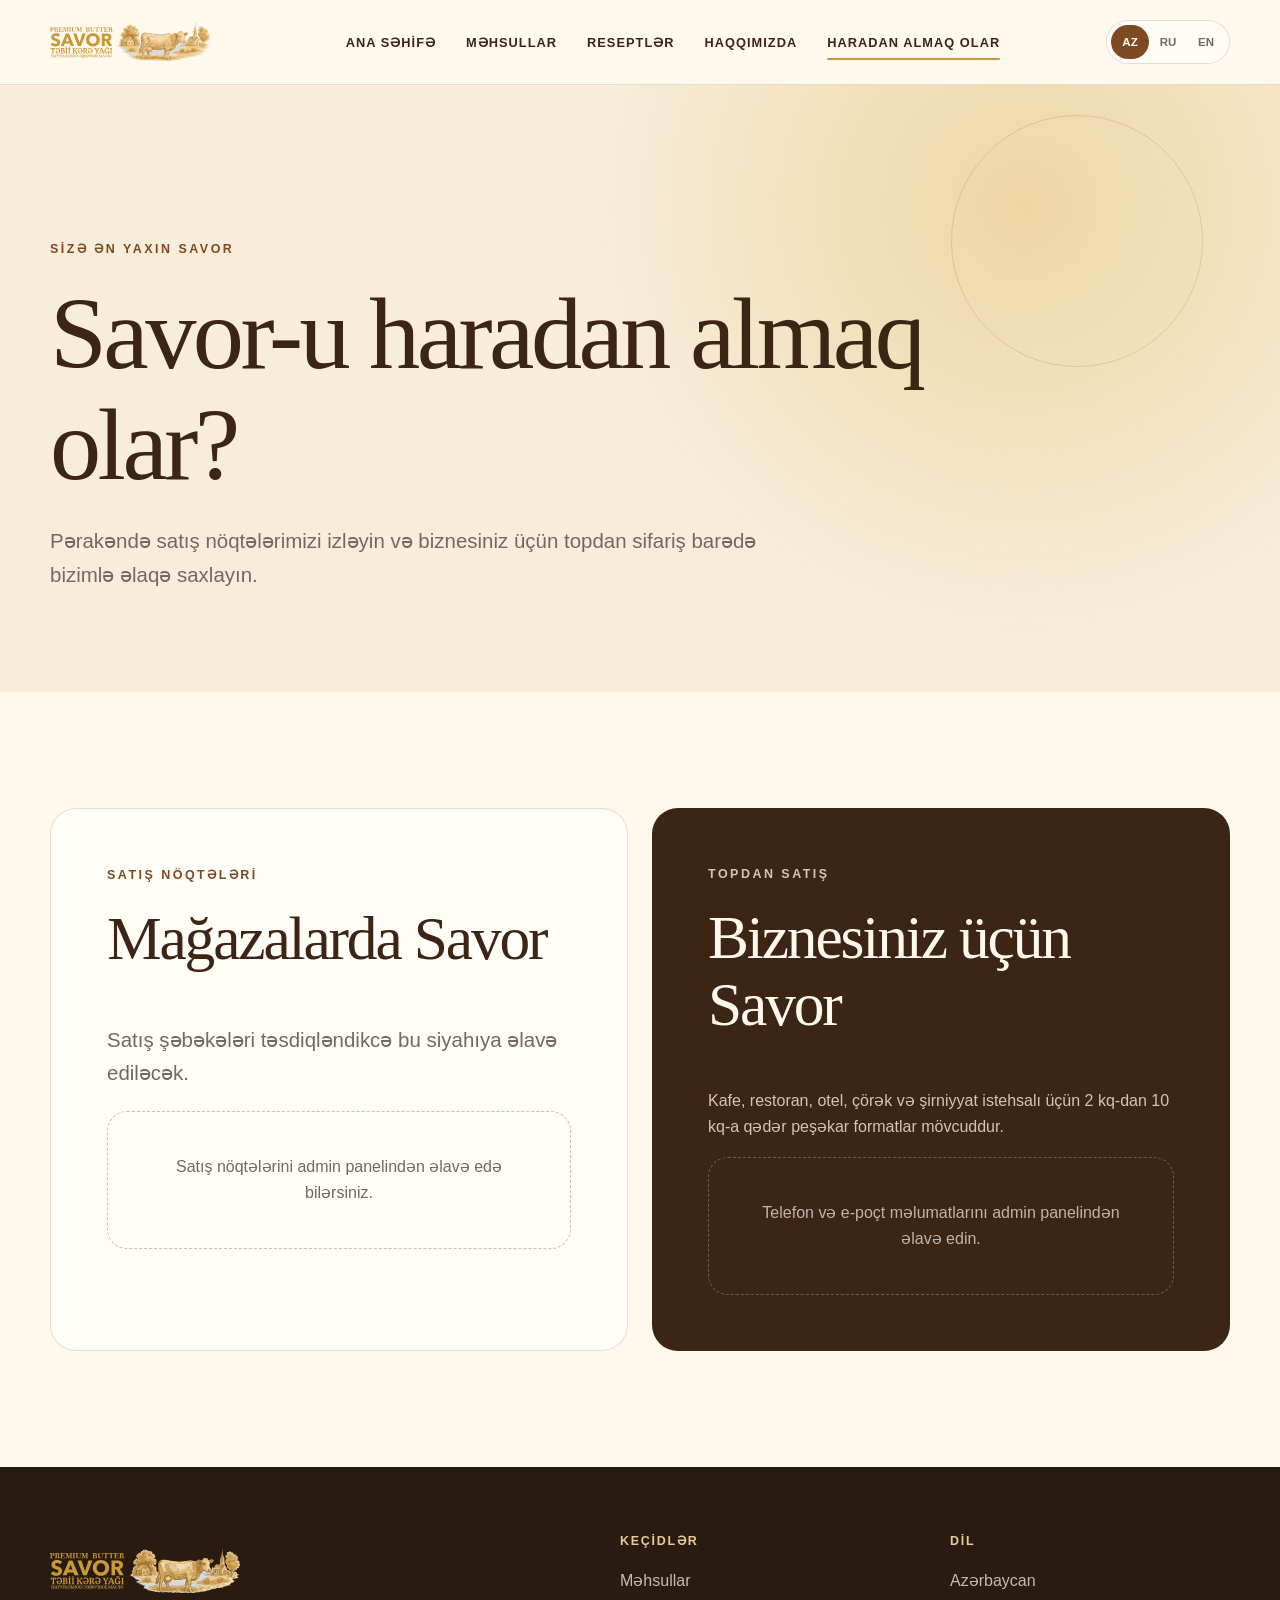
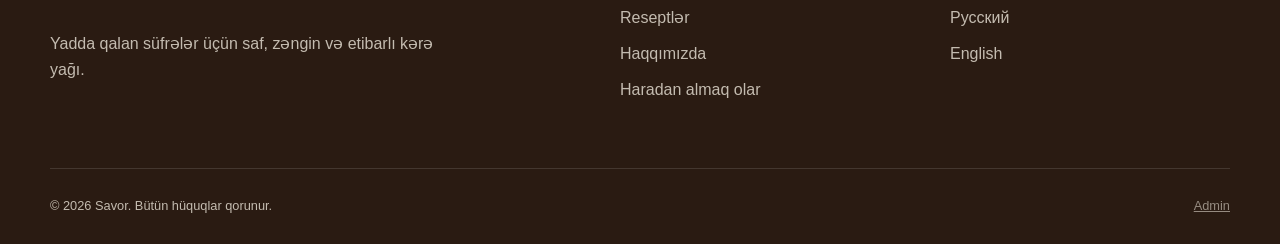
<file: savor-site/where-to-buy.html>
<!doctype html>
<html lang="az"><head><meta charset="utf-8" /><meta name="viewport" content="width=device-width, initial-scale=1" /><meta name="theme-color" content="#7e4a21" /><title>Savor — Where to buy</title><link rel="icon" href="assets/savor-logo-main.svg" type="image/svg+xml" /><link rel="stylesheet" href="styles.css" /><script src="cms-local.js?v=1"></script><script src="app.js?v=4" defer></script></head>
<body data-page="buy"><a class="skip-link" href="#main">Skip to content</a><div id="site-header"></div><main id="main" tabindex="-1"></main><div id="site-footer"></div></body></html>
</file>
<file: savor-site/styles.css>
:root {
  --cream: #fff9ed;
  --cream-2: #f8edda;
  --paper: #fffdf8;
  --gold: #c89937;
  --gold-light: #ebcb90;
  --brown: #7e4a21;
  --brown-dark: #3d2515;
  --ink: #2f241c;
  --muted: #74685f;
  --line: rgba(126, 74, 33, 0.17);
  --green: #435a37;
  --white: #ffffff;
  --shadow: 0 22px 60px rgba(65, 39, 20, 0.12);
  --radius: 26px;
  --container: min(1180px, calc(100% - 40px));
}

* { box-sizing: border-box; }

html { scroll-behavior: smooth; }

body {
  margin: 0;
  min-width: 320px;
  background: var(--cream);
  color: var(--ink);
  font-family: "Segoe UI", Arial, sans-serif;
  font-size: 16px;
  line-height: 1.65;
  -webkit-font-smoothing: antialiased;
}

body.menu-open { overflow: hidden; }

img { display: block; max-width: 100%; }

a { color: inherit; }

button, input, select, textarea { font: inherit; }

button { color: inherit; }

h1, h2, h3, h4, p { margin-top: 0; }

h1, h2, h3 {
  color: var(--brown-dark);
  font-family: Georgia, "Times New Roman", serif;
  font-weight: 500;
  letter-spacing: -0.035em;
  line-height: 1.08;
}

h1 { font-size: clamp(3rem, 7vw, 6.5rem); }
h2 { font-size: clamp(2.25rem, 4.8vw, 4.5rem); }
h3 { font-size: clamp(1.35rem, 2.2vw, 2rem); }

.skip-link {
  position: fixed;
  z-index: 200;
  top: 12px;
  left: 12px;
  transform: translateY(-160%);
  padding: 10px 16px;
  border-radius: 12px;
  background: var(--brown-dark);
  color: white;
}

.skip-link:focus { transform: none; }

.container { width: var(--container); margin-inline: auto; }

.section { padding: clamp(74px, 9vw, 126px) 0; }

.section-compact { padding: clamp(54px, 7vw, 90px) 0; }

.section-cream { background: var(--cream-2); }

.section-dark { background: var(--brown-dark); color: var(--cream); }

.section-dark h2, .section-dark h3 { color: var(--cream); }

.eyebrow {
  margin-bottom: 20px;
  color: var(--brown);
  font-size: 0.78rem;
  font-weight: 800;
  letter-spacing: 0.2em;
  text-transform: uppercase;
}

.section-dark .eyebrow { color: var(--gold-light); }

.lead {
  max-width: 720px;
  color: var(--muted);
  font-size: clamp(1.05rem, 1.6vw, 1.32rem);
}

.section-dark .lead { color: rgba(255, 249, 237, 0.76); }

.button {
  display: inline-flex;
  min-height: 52px;
  align-items: center;
  justify-content: center;
  gap: 10px;
  padding: 12px 23px;
  border: 1px solid transparent;
  border-radius: 999px;
  font-size: 0.88rem;
  font-weight: 800;
  letter-spacing: 0.06em;
  text-decoration: none;
  text-transform: uppercase;
  transition: transform 180ms ease, background 180ms ease, box-shadow 180ms ease;
}

.button:hover { transform: translateY(-2px); }

.button:focus-visible, .text-link:focus-visible, .nav-link:focus-visible, .lang-button:focus-visible, .menu-button:focus-visible {
  outline: 3px solid rgba(200, 153, 55, 0.42);
  outline-offset: 3px;
}

.button-primary {
  background: var(--brown);
  color: white;
  box-shadow: 0 12px 30px rgba(126, 74, 33, 0.24);
}

.button-primary:hover { background: #683a18; }

.button-light { background: var(--cream); color: var(--brown-dark); }

.button-outline { border-color: var(--line); background: transparent; color: var(--brown); }

.button-wide { width: 100%; }

.text-link {
  display: inline-flex;
  align-items: center;
  gap: 8px;
  color: var(--brown);
  font-size: 0.86rem;
  font-weight: 800;
  letter-spacing: 0.07em;
  text-underline-offset: 5px;
  text-transform: uppercase;
}

.site-header {
  position: sticky;
  z-index: 100;
  top: 0;
  border-bottom: 1px solid var(--line);
  background: rgba(255, 249, 237, 0.92);
  backdrop-filter: blur(15px);
}

.header-inner {
  display: grid;
  width: var(--container);
  min-height: 84px;
  align-items: center;
  margin-inline: auto;
  grid-template-columns: 190px 1fr auto;
  gap: 28px;
}

.brand { display: inline-flex; width: 160px; align-items: center; }

.brand img { width: 100%; height: 44px; object-fit: contain; object-position: left center; }

.main-nav { justify-self: center; }

.nav-list { display: flex; align-items: center; margin: 0; padding: 0; gap: 30px; list-style: none; }

.nav-link {
  position: relative;
  color: var(--brown-dark);
  font-size: 0.8rem;
  font-weight: 800;
  letter-spacing: 0.08em;
  text-decoration: none;
  text-transform: uppercase;
}

.nav-link::after {
  position: absolute;
  right: 0;
  bottom: -10px;
  left: 0;
  height: 2px;
  border-radius: 2px;
  background: var(--gold);
  content: "";
  transform: scaleX(0);
  transition: transform 180ms ease;
}

.nav-link:hover::after, .nav-link.active::after { transform: scaleX(1); }

.header-actions { display: flex; align-items: center; gap: 12px; }

.language-switcher {
  display: inline-flex;
  padding: 4px;
  border: 1px solid var(--line);
  border-radius: 999px;
  background: rgba(255,255,255,0.55);
}

.lang-button {
  width: 38px;
  height: 34px;
  padding: 0;
  border: 0;
  border-radius: 999px;
  background: transparent;
  color: var(--muted);
  cursor: pointer;
  font-size: 0.72rem;
  font-weight: 800;
}

.lang-button.active { background: var(--brown); color: white; }

.menu-button {
  display: none;
  width: 44px;
  height: 44px;
  align-items: center;
  justify-content: center;
  border: 1px solid var(--line);
  border-radius: 50%;
  background: transparent;
  cursor: pointer;
}

.menu-icon, .menu-icon::before, .menu-icon::after {
  display: block;
  width: 18px;
  height: 2px;
  border-radius: 2px;
  background: var(--brown-dark);
  content: "";
  transition: transform 180ms ease;
}

.menu-icon::before { transform: translateY(-6px); }
.menu-icon::after { transform: translateY(4px); }

.hero {
  position: relative;
  min-height: calc(100vh - 84px);
  overflow: hidden;
  background: var(--cream);
}

.hero::before {
  position: absolute;
  inset: 0;
  background-image:
    linear-gradient(90deg, rgba(255,249,237,1) 0%, rgba(255,249,237,1) 24%, rgba(255,249,237,.92) 41%, rgba(255,249,237,.62) 56%, rgba(255,249,237,.18) 70%, rgba(255,249,237,0) 82%),
    var(--hero-image);
  background-position: center, center right;
  background-repeat: no-repeat;
  background-size: cover;
  content: "";
}

.hero-inner {
  position: relative;
  z-index: 1;
  display: grid;
  width: var(--container);
  min-height: calc(100vh - 84px);
  align-items: center;
  margin-inline: auto;
  grid-template-columns: minmax(0, 640px) 1fr;
  padding: 74px 0;
}

.hero-copy { max-width: 600px; }

.hero h1 { max-width: 760px; margin-bottom: 28px; }

.hero-copy .lead { max-width: 570px; margin-bottom: 34px; }

.hero-actions { display: flex; flex-wrap: wrap; gap: 13px; }

.hero-stamp {
  position: absolute;
  right: clamp(20px, 4vw, 64px);
  bottom: clamp(24px, 6vh, 64px);
  display: grid;
  width: 124px;
  height: 124px;
  place-items: center;
  border-radius: 50%;
  background: var(--brown);
  color: white;
  font-family: Georgia, serif;
  font-size: 1.05rem;
  line-height: 1.2;
  text-align: center;
  transform: rotate(8deg);
}

.section-heading {
  display: flex;
  align-items: end;
  justify-content: space-between;
  margin-bottom: 44px;
  gap: 30px;
}

.section-heading h2 { max-width: 760px; margin-bottom: 0; }

.product-grid {
  display: grid;
  grid-template-columns: repeat(3, minmax(0, 1fr));
  gap: 22px;
}

.product-card {
  position: relative;
  display: flex;
  min-height: 470px;
  flex-direction: column;
  overflow: hidden;
  border: 1px solid var(--line);
  border-radius: var(--radius);
  background: rgba(255,255,255,.55);
  text-decoration: none;
  transition: transform 200ms ease, box-shadow 200ms ease, background 200ms ease;
}

.product-card:hover { transform: translateY(-6px); background: white; box-shadow: var(--shadow); }

.product-media {
  display: grid;
  min-height: 310px;
  place-items: center;
  padding: 30px;
  background: radial-gradient(circle, #fff8dc 0, #efd7aa 68%, #e5c283 100%);
}

.product-card:nth-child(3n+2) .product-media { background: radial-gradient(circle, #fffdf0 0, #f1e2bd 68%, #dcb56b 100%); }
.product-card:nth-child(3n+3) .product-media { background: radial-gradient(circle, #fff9e8 0, #ecd3a3 68%, #c99539 100%); }

.product-card-image { width: 100%; height: 260px; object-fit: contain; }

.package-mockup {
  position: relative;
  display: grid;
  width: min(86%, 290px);
  aspect-ratio: 1.52;
  place-items: center;
  overflow: hidden;
  border: 1px solid rgba(126,74,33,.15);
  border-radius: 18px 18px 28px 28px;
  background: linear-gradient(135deg, #fff8e6 0 15%, #e9bf6e 15% 20%, #fff7df 20% 75%, #d3a14a 75%);
  box-shadow: 0 25px 28px rgba(86,52,20,.2), inset 0 0 0 8px rgba(255,255,255,.3);
  transform: rotate(-3deg);
}

.package-mockup::before {
  position: absolute;
  top: 0;
  bottom: 0;
  left: 13%;
  width: 10px;
  background: rgba(200,153,55,.25);
  content: "";
}

.package-mockup img { width: 52%; max-height: 82px; object-fit: contain; }

.package-weight {
  position: absolute;
  right: 16px;
  bottom: 13px;
  color: var(--brown-dark);
  font-family: Georgia, serif;
  font-size: 1.25rem;
  font-weight: 700;
}

.product-card-body { display: flex; flex: 1; align-items: flex-end; justify-content: space-between; padding: 24px; gap: 18px; }
.product-card-body h3 { margin-bottom: 7px; font-size: 1.55rem; }
.product-card-body p { margin-bottom: 0; color: var(--muted); font-size: .94rem; }
.round-arrow { display: grid; width: 44px; height: 44px; flex: 0 0 44px; place-items: center; border: 1px solid var(--line); border-radius: 50%; color: var(--brown); font-size: 1.25rem; }

.feature-panel {
  display: grid;
  overflow: hidden;
  border-radius: 36px;
  background: var(--brown-dark);
  color: var(--cream);
  grid-template-columns: 1fr 1fr;
}

.feature-visual {
  position: relative;
  display: grid;
  min-height: 570px;
  place-items: center;
  overflow: hidden;
  background: radial-gradient(circle, #f9e5b8 0, #d9ae62 62%, #a76825 100%);
}

.feature-visual::after {
  position: absolute;
  width: 420px;
  height: 420px;
  border: 1px solid rgba(255,255,255,.35);
  border-radius: 50%;
  content: "";
}

.feature-visual .package-mockup { z-index: 1; width: 62%; transform: rotate(4deg) scale(1.08); }

.feature-copy { display: flex; align-items: center; padding: clamp(44px, 7vw, 90px); }
.feature-copy h2 { margin-bottom: 25px; color: var(--cream); }
.feature-copy p:not(.eyebrow) { margin-bottom: 30px; color: rgba(255,249,237,.76); }

.recipe-grid { display: grid; grid-template-columns: repeat(3, minmax(0, 1fr)); gap: 24px; }

.recipe-card { overflow: hidden; border-radius: var(--radius); background: var(--paper); box-shadow: 0 12px 45px rgba(65,39,20,.08); text-decoration: none; transition: transform 200ms ease, box-shadow 200ms ease; }
.recipe-card:hover { transform: translateY(-5px); box-shadow: var(--shadow); }
.recipe-card img { width: 100%; aspect-ratio: 1.25; object-fit: cover; background: #ead1a4; }
.recipe-card-body { padding: 24px; }
.recipe-meta { display: flex; margin-bottom: 14px; color: var(--brown); gap: 12px; font-size: .75rem; font-weight: 800; letter-spacing: .08em; text-transform: uppercase; }
.recipe-card h3 { margin-bottom: 11px; }
.recipe-card p { margin-bottom: 0; color: var(--muted); }

.story-strip { display: grid; border-top: 1px solid var(--line); border-bottom: 1px solid var(--line); grid-template-columns: repeat(3, 1fr); }
.story-stat { padding: 42px clamp(24px,4vw,60px); border-right: 1px solid var(--line); text-align: center; }
.story-stat:last-child { border-right: 0; }
.story-stat strong { display: block; margin-bottom: 8px; color: var(--brown); font-family: Georgia, serif; font-size: clamp(2.2rem,4vw,4rem); font-weight: 500; line-height: 1; }
.story-stat span { color: var(--muted); font-size: .82rem; font-weight: 700; letter-spacing: .08em; text-transform: uppercase; }

.page-hero { position: relative; overflow: hidden; padding: clamp(90px,12vw,170px) 0 80px; background: radial-gradient(circle at 80% 20%, #efd6a3, transparent 38%), var(--cream-2); }
.page-hero::before { position: absolute; top: 30px; right: 6vw; width: 250px; height: 250px; border: 1px solid var(--line); border-radius: 50%; content: ""; }
.page-hero h1 { max-width: 920px; margin-bottom: 24px; font-size: clamp(3.2rem,8vw,7.5rem); }
.page-hero .lead { max-width: 760px; }

.toolbar { display: flex; align-items: center; justify-content: space-between; margin-bottom: 32px; gap: 16px; }
.result-count { margin: 0; color: var(--muted); }

.detail-hero { padding: clamp(60px,8vw,110px) 0; }
.detail-grid { display: grid; align-items: center; grid-template-columns: 1fr 1fr; gap: clamp(42px,8vw,110px); }
.detail-media { display: grid; min-height: 560px; place-items: center; border-radius: 36px; background: radial-gradient(circle, #fff8df, #e5bc70); }
.detail-media .package-mockup { width: 70%; transform: rotate(-3deg) scale(1.15); }
.detail-media > img { width: 100%; height: 560px; border-radius: 36px; object-fit: cover; }
.detail-copy h1 { margin-bottom: 22px; font-size: clamp(3.2rem,6vw,6.2rem); }
.detail-copy .lead { margin-bottom: 28px; }
.detail-facts { display: grid; margin: 34px 0; border-top: 1px solid var(--line); border-bottom: 1px solid var(--line); grid-template-columns: repeat(2,1fr); }
.detail-fact { padding: 19px 0; }
.detail-fact + .detail-fact { padding-left: 24px; border-left: 1px solid var(--line); }
.detail-fact span { display: block; color: var(--muted); font-size: .72rem; font-weight: 800; letter-spacing: .1em; text-transform: uppercase; }
.detail-fact strong { color: var(--brown-dark); font-family: Georgia, serif; font-size: 1.35rem; }

.recipe-detail-media { margin-top: 44px; }
.recipe-detail-media img { width: 100%; max-height: 680px; border-radius: 36px; object-fit: cover; }
.recipe-content-grid { display: grid; grid-template-columns: .72fr 1.28fr; gap: clamp(40px,8vw,100px); }
.ingredient-card { position: sticky; top: 112px; padding: 32px; border: 1px solid var(--line); border-radius: var(--radius); background: var(--paper); }
.ingredient-list, .step-list { margin: 0; padding: 0; list-style: none; }
.ingredient-list li { padding: 13px 0; border-bottom: 1px solid var(--line); }
.ingredient-list li:last-child { border-bottom: 0; }
.step-list { counter-reset: steps; }
.step-list li { position: relative; min-height: 72px; padding: 5px 0 30px 76px; counter-increment: steps; }
.step-list li::before { position: absolute; top: 0; left: 0; display: grid; width: 52px; height: 52px; place-items: center; border-radius: 50%; background: var(--cream-2); color: var(--brown); content: counter(steps); font-family: Georgia, serif; font-size: 1.3rem; }

.about-grid { display: grid; align-items: center; grid-template-columns: 1.05fr .95fr; gap: clamp(45px,8vw,110px); }
.about-copy h2 { margin-bottom: 28px; }
.about-copy p { color: var(--muted); font-size: 1.08rem; }
.about-art { position: relative; min-height: 570px; overflow: hidden; border-radius: 36px; background: linear-gradient(145deg, #e7c27e, #f9edce); }
.about-art img { position: absolute; top: 50%; left: 50%; width: 72%; transform: translate(-50%,-50%) rotate(-6deg); filter: drop-shadow(0 25px 22px rgba(79,45,17,.22)); }
.about-art::before, .about-art::after { position: absolute; width: 230px; height: 230px; border: 1px solid rgba(126,74,33,.18); border-radius: 50%; content: ""; }
.about-art::before { top: -60px; right: -60px; }
.about-art::after { bottom: -90px; left: -70px; }

.values-grid { display: grid; grid-template-columns: repeat(3,1fr); gap: 22px; }
.value-card { padding: 34px; border: 1px solid var(--line); border-radius: var(--radius); background: var(--paper); }
.value-number { display: grid; width: 48px; height: 48px; margin-bottom: 38px; place-items: center; border-radius: 50%; background: var(--gold-light); color: var(--brown-dark); font-family: Georgia, serif; font-size: 1.2rem; }
.value-card h3 { margin-bottom: 12px; }
.value-card p { margin: 0; color: var(--muted); }

.buy-grid { display: grid; grid-template-columns: 1fr 1fr; gap: 24px; }
.buy-card { padding: clamp(32px,5vw,56px); border-radius: var(--radius); }
.buy-card-dark { background: var(--brown-dark); color: var(--cream); }
.buy-card-dark h2 { color: var(--cream); }
.buy-card-dark p { color: rgba(255,249,237,.76); }
.buy-card-light { border: 1px solid var(--line); background: var(--paper); }
.contact-list { margin: 30px 0 0; padding: 0; list-style: none; }
.contact-list li { display: flex; justify-content: space-between; padding: 15px 0; border-bottom: 1px solid rgba(255,255,255,.14); gap: 20px; }
.contact-list span { color: rgba(255,249,237,.62); }
.empty-state { padding: 42px; border: 1px dashed rgba(126,74,33,.35); border-radius: 20px; color: var(--muted); text-align: center; }

.error-state { display: grid; min-height: 60vh; place-items: center; padding: 70px 20px; text-align: center; }
.error-state h1 { margin-bottom: 18px; }

.site-footer { padding: 68px 0 28px; background: #2a1b12; color: rgba(255,249,237,.72); }
.footer-top { display: grid; padding-bottom: 54px; border-bottom: 1px solid rgba(255,255,255,.12); grid-template-columns: 1.3fr .7fr .7fr; gap: 50px; }
.footer-brand img { width: 190px; height: 72px; margin-bottom: 24px; object-fit: contain; object-position: left center; }
.footer-brand p { max-width: 420px; }
.footer-column h3 { margin-bottom: 20px; color: var(--gold-light); font-family: "Segoe UI", Arial, sans-serif; font-size: .78rem; font-weight: 800; letter-spacing: .14em; text-transform: uppercase; }
.footer-links { margin: 0; padding: 0; list-style: none; }
.footer-links li { margin-bottom: 10px; }
.footer-links a { text-decoration: none; }
.footer-links a:hover { color: white; }
.footer-bottom { display: flex; align-items: center; justify-content: space-between; padding-top: 26px; gap: 20px; font-size: .8rem; }
.admin-link { opacity: .7; }

.admin-page { min-height: 100vh; background: radial-gradient(circle at 20% 10%, #f7e6bf, transparent 35%), linear-gradient(135deg, var(--cream), #e5c17e); }
.admin-shell { display: grid; min-height: 100vh; place-items: center; padding: 34px 20px; }
.admin-card { width: min(100%, 610px); padding: clamp(34px,7vw,66px); border: 1px solid rgba(255,255,255,.7); border-radius: 34px; background: rgba(255,253,248,.9); box-shadow: var(--shadow); backdrop-filter: blur(18px); }
.admin-logo { width: 180px; height: 70px; margin-bottom: 38px; object-fit: contain; object-position: left center; }
.admin-card h1 { margin-bottom: 22px; font-size: clamp(2.5rem,6vw,4.3rem); }
.admin-card > p:not(.eyebrow) { color: var(--muted); }
.admin-notes { margin: 26px 0; padding: 22px; border-radius: 18px; background: var(--cream-2); }
.admin-notes ol { margin-bottom: 0; padding-left: 20px; }

.fade-up { animation: fadeUp .55s ease both; }
@keyframes fadeUp { from { opacity: 0; transform: translateY(18px); } to { opacity: 1; transform: none; } }

@media (max-width: 1040px) {
  .header-inner { grid-template-columns: 1fr auto; }
  .main-nav { position: absolute; top: 100%; right: 0; left: 0; display: none; width: 100%; min-height: calc(100vh - 84px); justify-self: stretch; overflow-y: auto; padding: 46px 24px; background: var(--cream); box-shadow: 0 24px 50px rgba(65,39,20,.14); }
  .main-nav.open { display: block; }
  .nav-list { flex-direction: column; align-items: flex-start; gap: 26px; }
  .nav-link { font-family: Georgia, serif; font-size: 1.85rem; font-weight: 500; letter-spacing: -.02em; text-transform: none; }
  .menu-button { display: inline-flex; }
  .hero-inner { grid-template-columns: minmax(0, 560px) 1fr; }
  .product-grid { grid-template-columns: repeat(2,1fr); }
  .recipe-grid { grid-template-columns: repeat(2,1fr); }
}

@media (max-width: 760px) {
  :root { --container: min(100% - 28px, 1180px); --radius: 22px; }
  .header-inner { min-height: 74px; }
  .brand { width: 130px; }
  .brand img { height: 38px; }
  .main-nav { min-height: calc(100vh - 74px); }
  .hero { min-height: calc(100svh - 74px); }
  .hero::before {
    background-image:
      linear-gradient(180deg, rgba(255,249,237,1) 0%, rgba(255,249,237,.98) 48%, rgba(255,249,237,.78) 62%, rgba(255,249,237,.18) 82%, rgba(255,249,237,0) 100%),
      var(--hero-image);
    background-position: center, 60% center;
  }
  .hero-inner { min-height: calc(100svh - 74px); grid-template-columns: 1fr; padding: 64px 0 300px; }
  .hero-stamp { right: 18px; bottom: 22px; width: 98px; height: 98px; font-size: .85rem; }
  .section-heading { align-items: flex-start; flex-direction: column; margin-bottom: 34px; }
  .product-grid, .recipe-grid, .values-grid, .buy-grid { grid-template-columns: 1fr; }
  .product-card { min-height: 430px; }
  .feature-panel { grid-template-columns: 1fr; }
  .feature-visual { min-height: 390px; }
  .feature-copy { padding: 42px 28px 48px; }
  .story-strip { grid-template-columns: 1fr; }
  .story-stat { border-right: 0; border-bottom: 1px solid var(--line); }
  .story-stat:last-child { border-bottom: 0; }
  .page-hero { padding-top: 80px; }
  .detail-grid, .about-grid, .recipe-content-grid { grid-template-columns: 1fr; }
  .detail-media { min-height: 410px; }
  .detail-media > img { height: 410px; }
  .recipe-detail-media img { min-height: 360px; }
  .ingredient-card { position: static; }
  .about-art { min-height: 410px; }
  .footer-top { grid-template-columns: 1fr 1fr; }
  .footer-brand { grid-column: 1 / -1; }
  .footer-bottom { align-items: flex-start; flex-direction: column; }
}

@media (max-width: 470px) {
  .language-switcher { position: absolute; top: 82px; right: 14px; box-shadow: 0 8px 25px rgba(65,39,20,.12); }
  .hero-actions .button { width: 100%; }
  .product-grid { gap: 16px; }
  .product-media { min-height: 270px; }
  .footer-top { grid-template-columns: 1fr; }
  .footer-brand { grid-column: auto; }
  .detail-facts { grid-template-columns: 1fr; }
  .detail-fact + .detail-fact { padding-left: 0; border-top: 1px solid var(--line); border-left: 0; }
}

@media (prefers-reduced-motion: reduce) {
  html { scroll-behavior: auto; }
  *, *::before, *::after { animation-duration: .01ms !important; animation-iteration-count: 1 !important; transition-duration: .01ms !important; }
}
</file>
<file: savor-site/admin/admin.css>
:root {
  --cream: #fff9ed;
  --paper: #fffdf8;
  --cream-2: #f6ead6;
  --brown: #7e4a21;
  --brown-dark: #3d2515;
  --gold: #c89937;
  --ink: #2f241c;
  --muted: #75675d;
  --line: rgba(126, 74, 33, .18);
  --green: #435a37;
  --red: #a33b2c;
  --shadow: 0 24px 70px rgba(62, 35, 17, .13);
}

* { box-sizing: border-box; }
html { color-scheme: light; }
body { margin: 0; min-width: 320px; background: var(--cream); color: var(--ink); font: 16px/1.55 "Segoe UI", Arial, sans-serif; }
button, input, textarea, select { color: inherit; font: inherit; }
button { cursor: pointer; }
img { display: block; max-width: 100%; }
h1, h2, h3, p { margin-top: 0; }
h1, h2, h3 { color: var(--brown-dark); font-family: Georgia, "Times New Roman", serif; font-weight: 500; line-height: 1.08; }
h1 { font-size: clamp(2.5rem, 6vw, 4.5rem); }
h2 { font-size: clamp(2rem, 4vw, 3.4rem); }
h3 { font-size: 1.55rem; }
[hidden] { display: none !important; }

.eyebrow { margin-bottom: 12px; color: var(--brown); font-size: .75rem; font-weight: 800; letter-spacing: .18em; text-transform: uppercase; }
.helper { color: var(--muted); }
.center-screen { display: grid; min-height: 100vh; place-items: center; padding: 28px; background: radial-gradient(circle at 12% 12%, #f2d99f, transparent 36%), var(--cream); }
#loading-screen { align-content: center; gap: 18px; color: var(--muted); text-align: center; }
#loading-screen img { width: 180px; margin-inline: auto; }
.auth-card { width: min(100%, 540px); padding: clamp(34px, 7vw, 66px); border: 1px solid rgba(255,255,255,.75); border-radius: 30px; background: rgba(255,253,248,.94); box-shadow: var(--shadow); }
.auth-logo { width: 180px; height: 62px; margin-bottom: 34px; object-fit: contain; object-position: left; }
.auth-card label, .field { display: grid; gap: 8px; color: var(--brown-dark); font-size: .82rem; font-weight: 750; }
.auth-card label { margin-top: 18px; }
.auth-card input, .field input, .field textarea, .field select { width: 100%; border: 1px solid var(--line); border-radius: 12px; outline: none; background: white; font-weight: 450; }
input, textarea, select { padding: 12px 13px; }
textarea { min-height: 110px; resize: vertical; }
input:focus, textarea:focus, select:focus { border-color: var(--gold); box-shadow: 0 0 0 3px rgba(200,153,55,.14); }
.auth-card .button { width: 100%; margin-top: 24px; }
.back-link { display: inline-block; margin-top: 20px; color: var(--brown); }

.button { display: inline-flex; min-height: 44px; align-items: center; justify-content: center; border: 1px solid transparent; border-radius: 999px; padding: 10px 20px; font-size: .82rem; font-weight: 800; letter-spacing: .04em; text-decoration: none; }
.button.primary { background: var(--brown); color: white; box-shadow: 0 14px 30px rgba(126,74,33,.2); }
.button.secondary { border-color: var(--line); background: var(--paper); }
.button.danger { background: var(--red); color: white; }
.button.small { min-height: 36px; padding: 7px 14px; font-size: .74rem; }
.text-button { border: 0; padding: 0; background: transparent; color: var(--brown); text-decoration: underline; }
.icon-button { display: grid; width: 42px; height: 42px; place-items: center; border: 1px solid var(--line); border-radius: 50%; background: var(--paper); font-size: 1.7rem; line-height: 1; }

.admin-layout { min-height: 100vh; padding-left: 270px; }
.sidebar { position: fixed; z-index: 30; inset: 0 auto 0 0; display: flex; width: 270px; flex-direction: column; padding: 28px 20px; border-right: 1px solid var(--line); background: var(--paper); }
.sidebar-brand img { width: 165px; height: 60px; object-fit: contain; object-position: left; }
.sidebar nav { display: grid; gap: 7px; margin-top: 42px; }
.nav-button { border: 0; border-radius: 13px; padding: 12px 14px; background: transparent; color: var(--muted); font-weight: 700; text-align: left; }
.nav-button:hover, .nav-button.active { background: var(--cream-2); color: var(--brown-dark); }
.sidebar-user { display: grid; margin-top: auto; padding: 18px 14px 4px; border-top: 1px solid var(--line); }
.sidebar-user span { margin-bottom: 8px; color: var(--muted); font-size: .8rem; }
.sidebar-user .text-button { justify-self: start; }
.workspace { min-height: 100vh; padding: clamp(28px, 5vw, 68px); }
.mobile-header { display: none; }

.panel-head { display: flex; align-items: flex-end; justify-content: space-between; margin-bottom: 30px; gap: 20px; }
.panel-head h1 { margin-bottom: 0; font-size: clamp(2.6rem, 5vw, 4.4rem); }
.panel-actions { display: flex; flex-wrap: wrap; gap: 10px; }
.content-card, .item-card, .stat-card, .table-card { border: 1px solid var(--line); border-radius: 22px; background: var(--paper); box-shadow: 0 12px 36px rgba(62,35,17,.06); }
.content-card { margin-bottom: 22px; padding: clamp(20px, 3.5vw, 34px); }
.content-card > h2 { margin-bottom: 24px; font-size: 2rem; }
.field-grid { display: grid; grid-template-columns: repeat(2, minmax(0,1fr)); gap: 18px; }
.field-grid.one { grid-template-columns: 1fr; }
.localized { margin: 20px 0; }
.localized-title { display: block; margin-bottom: 10px; color: var(--brown-dark); font-weight: 800; }
.localized-grid { display: grid; grid-template-columns: repeat(3, minmax(0,1fr)); gap: 12px; }
.language-field { padding: 12px; border: 1px solid var(--line); border-radius: 14px; background: white; }
.language-field > span { display: block; margin-bottom: 7px; color: var(--brown); font-size: .72rem; font-weight: 850; letter-spacing: .06em; }
.language-field input, .language-field textarea { width: 100%; border: 0; border-radius: 8px; background: #fffaf1; }
.language-field textarea { min-height: 100px; }
.image-field { display: grid; gap: 10px; }
.image-preview { display: grid; min-height: 145px; place-items: center; overflow: hidden; border: 1px dashed var(--line); border-radius: 13px; background: var(--cream); }
.image-preview img { width: 100%; height: 170px; object-fit: cover; }
.image-actions { display: flex; gap: 8px; }
.image-actions button { flex: 1; }
.switch-field { display: flex; align-items: center; gap: 10px; padding-top: 26px; font-weight: 750; }
.switch-field input { width: 20px; height: 20px; }

.list-toolbar { display: flex; align-items: center; justify-content: space-between; margin-bottom: 16px; }
.item-list { display: grid; gap: 14px; }
.item-card { overflow: hidden; }
.item-summary { display: flex; width: 100%; align-items: center; justify-content: space-between; border: 0; padding: 18px 22px; background: transparent; text-align: left; }
.item-summary strong { font-size: 1.05rem; }
.item-summary span { color: var(--muted); }
.item-body { padding: 4px 22px 24px; border-top: 1px solid var(--line); }
.item-footer { display: flex; justify-content: flex-end; margin-top: 20px; }
.nested-list { display: grid; gap: 10px; margin-top: 12px; }
.nested-item { padding: 15px; border: 1px solid var(--line); border-radius: 14px; background: #fff; }

.admin-table { width: 100%; border-collapse: collapse; }
.admin-table th, .admin-table td { padding: 14px 16px; border-bottom: 1px solid var(--line); text-align: left; vertical-align: top; }
.admin-table th { color: var(--muted); font-size: .75rem; letter-spacing: .06em; text-transform: uppercase; }
.badge { display: inline-flex; border-radius: 999px; padding: 4px 9px; background: var(--cream-2); color: var(--brown); font-size: .72rem; font-weight: 800; }
.badge.green { background: #e5eedf; color: var(--green); }
.badge.red { background: #f8e2de; color: var(--red); }
.log-details { max-width: 560px; }
.log-details summary { cursor: pointer; color: var(--brown); font-weight: 700; }
.log-details pre { max-height: 300px; overflow: auto; padding: 12px; border-radius: 10px; background: #2d241e; color: #fff9ed; font-size: .72rem; white-space: pre-wrap; }
.empty-state { padding: 50px 24px; color: var(--muted); text-align: center; }
.notice { margin-bottom: 22px; padding: 16px 18px; border: 1px solid #e7c879; border-radius: 14px; background: #fff4d3; color: #654414; }
.backup-grid { display: grid; grid-template-columns: repeat(2, minmax(0,1fr)); gap: 18px; }
.backup-card { padding: 24px; border: 1px solid var(--line); border-radius: 18px; background: white; }

.crop-dialog { width: min(960px, calc(100% - 30px)); max-height: calc(100vh - 30px); border: 0; border-radius: 24px; padding: 22px; background: var(--paper); box-shadow: var(--shadow); }
.crop-dialog::backdrop { background: rgba(34,22,14,.7); backdrop-filter: blur(5px); }
.dialog-head, .dialog-actions { display: flex; align-items: center; justify-content: space-between; gap: 16px; }
.dialog-head h2 { margin-bottom: 0; font-size: 2rem; }
.crop-stage { position: relative; height: min(58vh, 560px); margin: 18px 0; overflow: hidden; border-radius: 16px; background: #211b17; }
.crop-stage > img { max-width: 100%; }
.crop-stage cropper-canvas { width: 100%; height: 100%; }
.crop-controls { display: flex; flex-wrap: wrap; align-items: flex-end; gap: 8px; margin-bottom: 18px; }
.crop-controls label { display: grid; gap: 5px; color: var(--muted); font-size: .75rem; font-weight: 750; }
.crop-controls select { min-width: 110px; }
.crop-controls button { min-height: 42px; border: 1px solid var(--line); border-radius: 10px; padding: 8px 12px; background: white; }
.dialog-actions { justify-content: flex-end; }
.toast { position: fixed; z-index: 100; right: 24px; bottom: 24px; max-width: min(420px, calc(100% - 48px)); padding: 14px 18px; border-radius: 14px; background: var(--brown-dark); color: white; box-shadow: var(--shadow); opacity: 0; pointer-events: none; transform: translateY(14px); transition: .2s ease; }
.toast.show { opacity: 1; transform: none; }
.toast.error { background: var(--red); }

@media (max-width: 1050px) {
  .localized-grid { grid-template-columns: 1fr; }
}

@media (max-width: 780px) {
  .admin-layout { padding-left: 0; padding-top: 70px; }
  .sidebar { transform: translateX(-102%); transition: transform .2s ease; }
  .sidebar.open { transform: none; }
  .mobile-header { position: fixed; z-index: 25; inset: 0 0 auto; display: flex; height: 70px; align-items: center; justify-content: space-between; padding: 10px 16px; border-bottom: 1px solid var(--line); background: var(--paper); }
  .mobile-header img { width: 135px; height: 45px; object-fit: contain; }
  .mobile-header button { width: 42px; height: 42px; border: 1px solid var(--line); border-radius: 12px; background: var(--cream); }
  .workspace { padding: 24px 14px 50px; }
  .panel-head { align-items: flex-start; flex-direction: column; }
  .field-grid, .backup-grid { grid-template-columns: 1fr; }
  .table-card { overflow-x: auto; }
  .admin-table { min-width: 720px; }
  .crop-dialog { padding: 14px; }
  .crop-stage { height: 48vh; }
}
</file>
